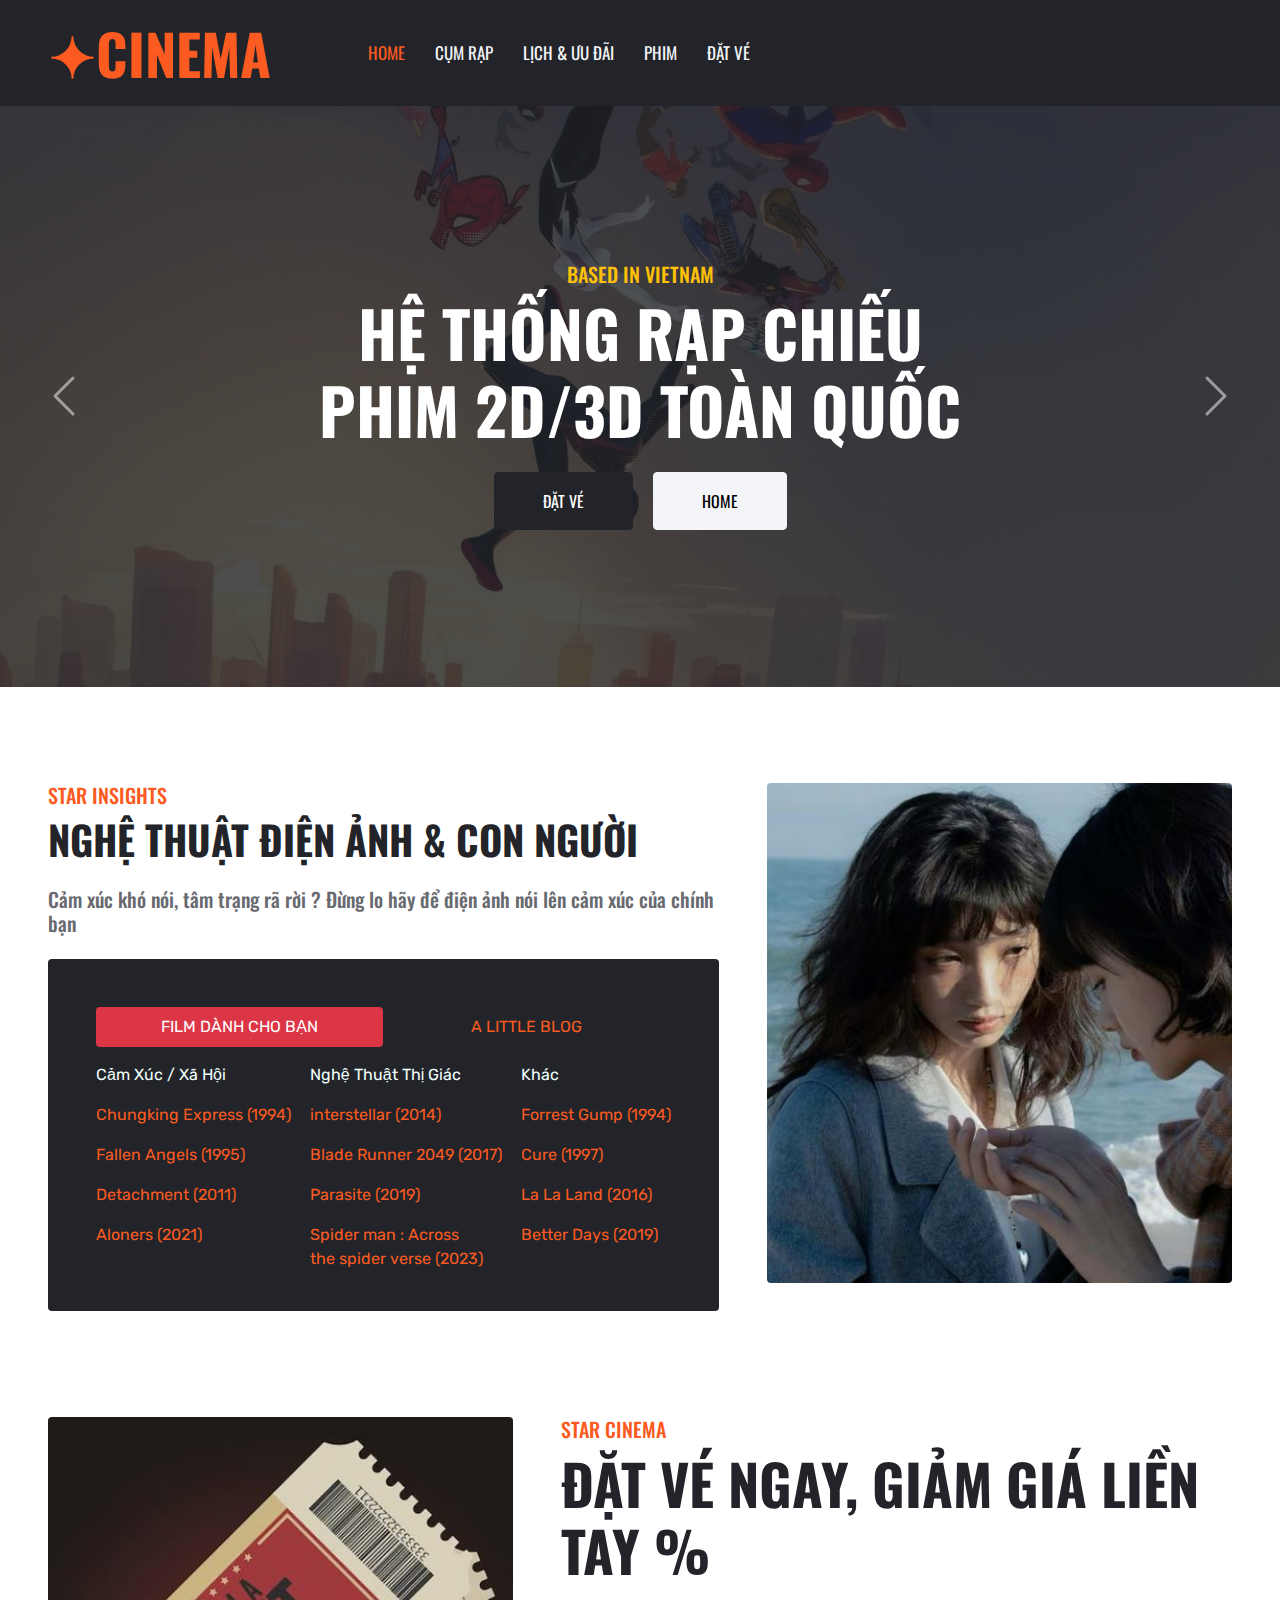
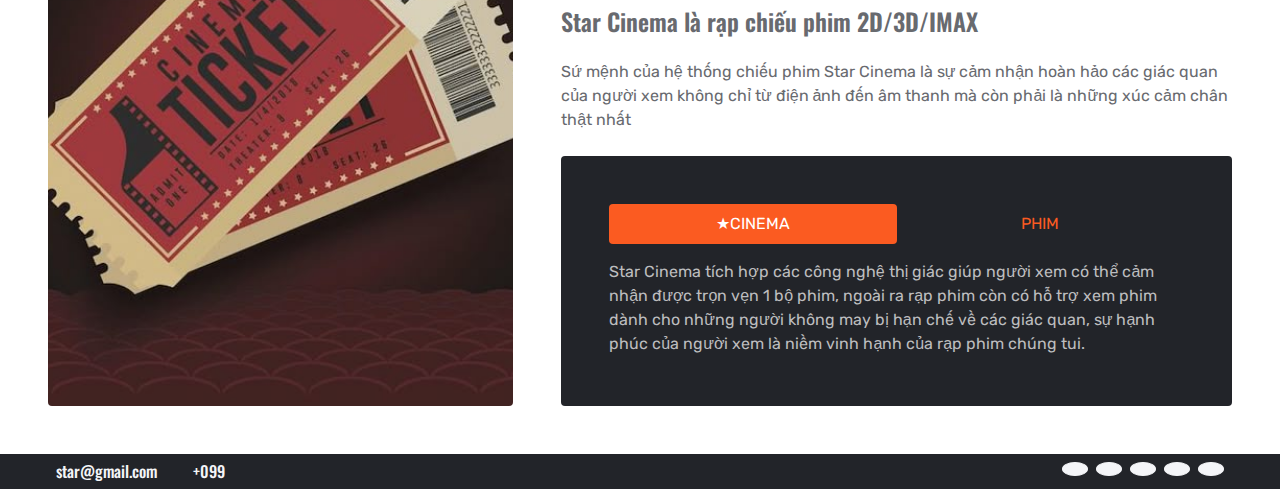
<file: html/index.html>
﻿<!DOCTYPE html>
<html>

<head>
    <meta charset="utf-8">
    <title>Star Cinema : Rạp chiếu phim giá rẻ, ưu đãi sinh viên - Đặt vé ngay!</title>
    <meta name="description"
        content="Khám phá ngay rạp chiếu phim hiện đại đa dạng các suất chiếu cùng giá vé rẻ phù hợp với túi tiền học sinh sinh viên với nhiều ưu đãi. Đặt vé ngay hôm nay!">
    <meta name="viewport" content="width=device-width, initial-scale=1.0">
    <meta name="keywords" content="phim, film, 2D, 3D, điện ảnh, rạp, film blog, gợi ý phim, rạp phim giá rẻ" />
    <meta name="robots" content="index, follow" />
    <meta name="author" content="Lực Vũ">

    <!-- Meta dành cho mạng xã hội -->
    <meta property="og:type" content="website">
    <meta property="og:title" content="Star Cinema - Rạp Chiếu Phim 2D/3D Giá Rẻ">
    <meta property="og:description"
        content="Khám phá ngay rạp chiếu phim hiện đại đa dạng các suất chiếu cùng giá vé rẻ phù hợp với túi tiền học sinh sinh viên với nhiều ưu đãi. Đặt vé ngay hôm nay!">
    <meta property="og:image" content="/img/icon1.jpg">
    <meta property="og:url" content="https://www.starcinema.com.vn">
    <link rel="canonical" href="https://www.starcinema.com.vn/index">
    <link rel="shortcut icon" type="image/x-icon" href="img/icon1.jpg" />

    <!-- Google Web Fonts -->
    <link rel="preconnect" href="https://fonts.gstatic.com">
    <link href="https://fonts.googleapis.com/css2?family=Oswald:wght@400;500;600;700&family=Rubik&display=swap"
        rel="stylesheet">

    <!-- Icon Font -->
    <link href="https://cdn.jsdelivr.net/npm/bootstrap-icons@1.4.1/font/bootstrap-icons.css" rel="stylesheet">
    <link href="/lib/flaticon/font/flaticon.css" rel="stylesheet">

    <!-- Thư viện -->
    <link href="/lib/owlcarousel/assets/owl.carousel.min.css" rel="stylesheet">
    <link href="/css/bootstrap.min.css" rel="stylesheet">

    <link href="/css/style.css" rel="stylesheet">
</head>

<body>
    <!-- Menu -->
    <div class="container-fluid bg-dark px-0">
        <div class="row gx-0">
            <div class="col-lg-3 bg-dark d-none d-lg-block">
                <a href="index.html"
                    class="navbar-brand w-100 h-100 m-0 p-0 d-flex align-items-center justify-content-center">
                    <h1 class="m-0 display-4 text-primary text-uppercase">✦Cinema</h1>
                </a>
            </div>
            <div class="col-lg-9">
                <nav class="navbar navbar-expand-lg bg-dark navbar-dark p-3 p-lg-0 px-lg-5">
                    <a href="index.html" class="navbar-brand d-block d-lg-none">
                        <h1 class="m-0 display-4 text-primary text-uppercase">✦Cinema</h1>
                    </a>
                    <button type="button" class="navbar-toggler" data-bs-toggle="collapse"
                        data-bs-target="#navbarCollapse">
                        <span class="navbar-toggler-icon"></span>
                    </button>
                    <div class="collapse navbar-collapse justify-content-between" id="navbarCollapse">
                        <div class="navbar-nav mr-auto py-0">
                            <a href="index.html" class="nav-item nav-link active">Home</a>
                            <a href="rap.html" class="nav-item nav-link">Cụm Rạp</a>
                            <a href="lich.html" class="nav-item nav-link">Lịch & Ưu đãi</a>
                            <a href="phim.html" class="nav-item nav-link">Phim</a>
                            <a href="datve.html" class="nav-item nav-link">Đặt Vé</a>
                        </div>
                    </div>
                </nav>
            </div>
        </div>
    </div>
    <!-- Menu -->
    <!-- Carousel -->
    <div class="container-fluid p-0 mb-5">
        <div id="header-carousel" class="carousel slide" data-bs-ride="carousel">
            <div class="carousel-inner">
                <div class="carousel-item active">
                    <img class="w-100" style="max-height: 650px; object-fit: cover" src="/img/spd3.jpg"
                        alt="poster 1 của carousel : phim spider-man : into the spider-verse">
                    <div class="carousel-caption d-flex flex-column align-items-center justify-content-center">
                        <div class="p-3" style="max-width: 700px; max-height: 500px">
                            <h5 class="text-warning text-uppercase">Based in Vietnam</h5>
                            <h1 class="display-3 text-white text-uppercase mb-md-4">Hệ thống rạp chiếu phim 2D/3D toàn
                                quốc</h1>
                            <a href="datve.html" class="btn btn-dark py-md-3 px-md-5 me-3">Đặt vé</a>
                            <a href="index.html" class="btn btn-light py-md-3 px-md-5">Home</a>
                        </div>
                    </div>
                </div>
                <div class="carousel-item">
                    <img class="w-100" style="max-height: 650px; object-fit: cover" src="/img/better.jpg"
                        alt="poster 2 của carousel : phim better days" loading="lazy">
                    <div class="carousel-caption d-flex flex-column align-items-center justify-content-center">
                        <div class="p-3" style="max-width: 700px; max-height: 500px;">
                            <h5 class="text-warning text-uppercase">Based in Vietnam</h5>
                            <h1 class="display-4 lh-base text-white text-uppercase mb-md-4">Mãn nhãn với điện ảnh đến
                                hoàn hảo</h1>
                            <a href="rap.html" class="btn btn-dark py-md-3 px-md-5 me-3">Cụm Rạp</a>
                        </div>
                    </div>
                </div>
                <div class="carousel-item">
                    <img class="w-100" style="max-height: 650px; object-fit: cover" src="/img/bghome.jpg"
                        alt="poster 3 của carousel : phim lily chou" loading="lazy">
                    <div class="carousel-caption d-flex flex-column align-items-center justify-content-center">
                        <div class="p-3" style="max-width: 700px; max-height: 500px;">
                            <h5 class="text-uppercase text-warning">Bạn Nghèo , tôi cũng thế !</h5>
                            <h3 class="display-5 lh-base text-white text-uppercase mb-md-4">giảm 30% giá vé dành riêng
                                cho HSSV khi mua vé tại rạp !</h3>
                            <p>Nhớ đem theo thẻ chứng minh đang là học sinh, sinh viên để nhận ưu đãi giảm giá nhé, đồng
                                thời ưu đãi chỉ áp dụng những ngày trong tuần.</p>
                            <a href="rap.html" class="btn btn-dark py-md-3 px-md-5 me-3">Cụm Rạp</a>
                        </div>
                    </div>
                </div>

            </div>
            <button class="carousel-control-prev" type="button" data-bs-target="#header-carousel" data-bs-slide="prev">
                <span class="carousel-control-prev-icon" aria-hidden="true"></span>
                <span class="visually-hidden">Previous</span>
            </button>
            <button class="carousel-control-next" type="button" data-bs-target="#header-carousel" data-bs-slide="next">
                <span class="carousel-control-next-icon" aria-hidden="true"></span>
                <span class="visually-hidden">Next</span>
            </button>
        </div>
    </div>
    <!-- Carousel -->
    <!-- Intro 1 -->
    <div class="container-fluid p-5">
        <div class="row gx-5">
            <div class="col-lg-7">
                <div class="mb-4">
                    <h5 class="text-primary text-uppercase">Star Insights</h5>
                    <h1 class="display-6 text-uppercase mb-0">Nghệ Thuật Điện Ảnh & Con Người</h1>
                </div>
                <h5 class="text-body mb-4">Cảm xúc khó nói, tâm trạng rã rời ? Đừng lo hãy để điện ảnh nói lên cảm xúc
                    của chính bạn</h5>
                <div class="rounded bg-dark p-5" style="min-height: 350px; margin-bottom: 10px;">
                    <ul class="nav nav-pills justify-content-between mb-3">
                        <li class="nav-item w-50">
                            <a class="nav-link text-uppercase text-center w-100 active bg-danger" id="tab-phim"
                                href="#">Film dành cho bạn</a>
                        </li>
                        <li class="nav-item w-50">
                            <a class="nav-link text-uppercase text-center w-100" id="tab-blog" href="#">A Little
                                Blog</a>
                        </li>
                    </ul>
                    <div class="tab-content">

                        <!-- Nội dung tab Phim -->

                        <div class="tab-pane fade show active" id="content-phim" style="height: 200px;">
                            <div style="display: flex; justify-content: space-between"
                                aria-label="list phim cho bạn đọc">
                                <div>
                                    <p style="color : azure;">Cảm Xúc / Xã Hội</p>
                                    <p><a href="https://www.youtube.com/watch?v=kFYH8pb7AwI" target="_blank">Chungking
                                            Express (1994)</a></p>
                                    <p><a href="https://www.youtube.com/watch?v=TMtdwup-vfk&t=73s"
                                            target="_blank">Fallen Angels (1995)</a></p>
                                    <p><a href="https://www.youtube.com/watch?v=qjzV1t9SG-k&t=41s"
                                            target="_blank">Detachment (2011)</a></p>
                                    <p><a href="https://www.youtube.com/watch?v=yYbXAf5Fl5M&t=353s"
                                            target="_blank">Aloners (2021)</a></p>
                                </div>
                                <div>
                                    <p style="color : azure;">Nghệ Thuật Thị Giác</p>
                                    <p><a href="https://www.youtube.com/watch?v=rl4-SDcMPuE&t=92s"
                                            target="_blank">interstellar (2014)</a></p>
                                    <p><a href="https://www.youtube.com/watch?v=k6rUeBcUuAg" target="_blank">Blade
                                            Runner 2049 (2017)</a></p>
                                    <p><a href="https://www.youtube.com/watch?v=s4j2yDTQ3Ew" target="_blank">Parasite
                                            (2019)</a></p>
                                    <p><a href="https://www.youtube.com/watch?v=TUJDR2HDzQ8" target="_blank">Spider man
                                            : Across <br /> the spider verse (2023)</a></p>
                                </div>
                                <div>
                                    <p style="color : azure;">Khác</p>
                                    <p><a href="https://www.youtube.com/watch?v=JmYXHrGU08s" target="_blank">Forrest
                                            Gump (1994)</a></p>
                                    <p><a href="https://www.youtube.com/watch?v=If3AAg_tXy4" target="_blank">Cure
                                            (1997)</a></p>
                                    <p><a href="https://www.youtube.com/watch?v=-Bnn8dHJhRs" target="_blank">La La Land
                                            (2016)</a></p>
                                    <p><a href="https://www.youtube.com/watch?v=1cXXo4lmFC8&t=718s"
                                            target="_blank">Better Days (2019)</a></p>
                                </div>
                            </div>
                        </div>

                        <!-- Nội dung tab Blog -->

                        <div class="tab-pane fade" id="content-blog" aria-label="đôi mắt và điện ảnh"
                            style="height: 200px;">
                            <h4 style="color: white;">Góc nhìn điện ảnh</h4>
                            <p class="text-secondary mb-0">
                                Người ta thường nói rằng <i>"đôi mắt là cửa sổ của tâm hồn"</i> và chúng mình cho rằng
                                chắc hẳn vẻ đẹp của điện ảnh sẽ một trong những sự thỏa mãn cho "cửa sổ"
                                của chúng ta, không chỉ là trải nghiệm một cách sâu sắc mà có lẽ sau khi xem xong một bộ
                                phim, chúng ta sẽ thường suy nghĩ và nhìn nhận rất nhiều
                                về những gì phim đã để lại như các khoảnh khắc nhân vật hay những màu sắc hay cảnh vật
                                trong phim và cụ thể là điều mà tác giả nhằm gửi đến mỗi người chúng ta thông qua màn
                                hình ấy.
                                Đó chúng tớ gọi là nghệ thuật điện ảnh
                            </p>
                            <p><a href="https://vietcetera.com/vn/5-bo-phim-de-ban-hieu-ve-thuong-than-hon"
                                    target="_blank" style="color: aliceblue;">Top 5 bộ phim giúp bạn "thương thân"
                                    hơn</a>
                            </p>
                        </div>
                    </div>
                    <script>
                        document.addEventListener('DOMContentLoaded', function () {
                            const tabPhim = document.getElementById('tab-phim');
                            const tabBlog = document.getElementById('tab-blog');
                            const contentPhim = document.getElementById('content-phim');
                            const contentBlog = document.getElementById('content-blog');

                            function switchTab(activeTab, activeContent, inactiveTab, inactiveContent) {
                                activeTab.classList.add('active', 'bg-danger');
                                activeContent.classList.add('show', 'active');
                                inactiveTab.classList.remove('active', 'bg-danger');
                                inactiveContent.classList.remove('show', 'active');
                            }

                            tabPhim.addEventListener('click', function (e) {
                                e.preventDefault();
                                switchTab(tabPhim, contentPhim, tabBlog, contentBlog);
                            });

                            tabBlog.addEventListener('click', function (e) {
                                e.preventDefault();
                                switchTab(tabBlog, contentBlog, tabPhim, contentPhim);
                            });
                        });
                    </script>
                </div>
            </div>
            <div class="col-lg-5 mb-5 mb-lg-0" style="max-height: 500px;">
                <div class="position-relative h-100">
                    <img alt="ảnh về phim nhéee" class="position-absolute w-100 h-100 rounded" src="/img/temp1.jpg"
                        title="a film poster" style="object-fit: cover;" loading="lazy">
                </div>
            </div>
        </div>
    </div>
    <!--Content 1-->

    <!-- Content 2 -->
    <div class="container-fluid p-5">
        <div class="row gx-5">
            <div class="col-lg-5 mb-5 mb-lg-0" style="min-height: 500px;">
                <div class="position-relative h-100">
                    <img alt="đặt vé ngay, giảm giá đấy !" class="position-absolute w-100 h-100 rounded"
                        src="/img/temp2.jpg" alt="hình ảnh ticket" title="ticket" style="object-fit: cover;"
                        loading="lazy">
                </div>
            </div>
            <div class="col-lg-7">
                <div class="mb-4">
                    <h5 class="text-primary text-uppercase">Star Cinema</h5>
                    <h1 class="display-4 text-uppercase mb-0">Đặt vé ngay, giảm giá liền tay %</h1>
                </div>
                <h4 class="text-body mb-4">Star Cinema là rạp chiếu phim 2D/3D/IMAX</h4>
                <p class="mb-4">Sứ mệnh của hệ thống chiếu phim Star Cinema là sự cảm nhận hoàn hảo các giác quan của
                    người xem không chỉ từ điện ảnh đến âm thanh mà còn phải là những xúc cảm chân thật nhất</p>
                <div class="rounded bg-dark p-5" style="min-height: 250px;">
                    <ul class="nav nav-pills justify-content-between mb-3">
                        <li class="nav-item w-50">
                            <a class="nav-link text-uppercase text-center w-100 active" href="index.html">★Cinema</a>
                        </li>
                        <li class="nav-item w-50">
                            <a class="nav-link text-uppercase text-center w-100" href="phim.html">Phim</a>
                        </li>
                    </ul>
                    <div class="tab-content">
                        <div class="tab-pane fade show active">
                            <p class="text-secondary mb-0">Star Cinema tích hợp các công nghệ thị giác giúp người xem có
                                thể cảm nhận được trọn vẹn 1 bộ phim, ngoài ra rạp phim còn có hỗ trợ xem phim dành cho
                                những người không may bị hạn chế về các giác quan, sự hạnh phúc của người xem là niềm
                                vinh hạnh của rạp phim chúng tui.</p>
                        </div>
                    </div>
                </div>
            </div>
        </div>
    </div>
    <!-- Content 2 -->
    <!-- Footer -->
    <div class="col-lg-12">
        <div class="row gx-0 bg-dark d-none d-lg-flex">
            <div class="col-lg-7 px-5 text-start">
                <div class="h-100 d-inline-flex align-items-center py-2 me-4">
                    <i class="fa fa-envelope text-light me-2"></i>
                    <h6 class="mb-0 text-light">star@gmail.com</h6>
                </div>
                <div class="h-100 d-inline-flex align-items-center py-2">
                    <i class="fa fa-phone-alt text-light me-2"></i>
                    <h6 class="mb-0 text-light">+099</h6>
                </div>
            </div>
            <div class="col-lg-5 px-5 text-end">
                <div class="d-inline-flex align-items-center py-2">
                    <a class="btn btn-light btn-square rounded-circle me-2" href="">
                        <i class="fab fa-facebook-f"></i>
                    </a>
                    <a class="btn btn-light btn-square rounded-circle me-2" href="">
                        <i class="fab fa-twitter"></i>
                    </a>
                    <a class="btn btn-light btn-square rounded-circle me-2" href="">
                        <i class="fab fa-linkedin-in"></i>
                    </a>
                    <a class="btn btn-light btn-square rounded-circle me-2" href="">
                        <i class="fab fa-instagram"></i>
                    </a>
                    <a class="btn btn-light btn-square rounded-circle me-2" href="">
                        <i class="fab fa-youtube"></i>
                    </a>
                </div>
            </div>
        </div>
    </div>
</body>

<script type="application/ld+json">
{
  "@context": "https://schema.org",
  "@type": "LocalBusiness",
  "name": "Star Cinema",
  "image": "/img/spd3.jpg",
  "address": {
    "streetAddress": "Landmark 81, Quận Bình Thạnh, TPHCM",
    "addressLocality": "Thành phố Hồ Chí Minh",
    "addressRegion": "Việt Nam",
    "postalCode": "75000",
    "addressCountry": "VN"
  },
  "telephone": "+099",
  "openingHours": "Mo-Fr 07:00-24:00"
  "url": "https://www.starcinema.com.vn",
  "sameAs": [
    "https://www.facebook.com/starcinema",
    "https://twitter.com/starcinema"
  ]
}
</script>
</div>
<script src="https://code.jquery.com/jquery-3.4.1.min.js"></script>
<script src="https://cdn.jsdelivr.net/npm/bootstrap@5.0.0/dist/js/bootstrap.bundle.min.js"></script>
<script src="/lib/easing/easing.min.js"></script>
<script src="/lib/waypoints/waypoints.min.js"></script>
<script src="/lib/counterup/counterup.min.js"></script>
<script src="/lib/owlcarousel/owl.carousel.min.js"></script>
<!-- file JS -->
<script src="/js/main.js"></script>
</body>

</html>
</file>
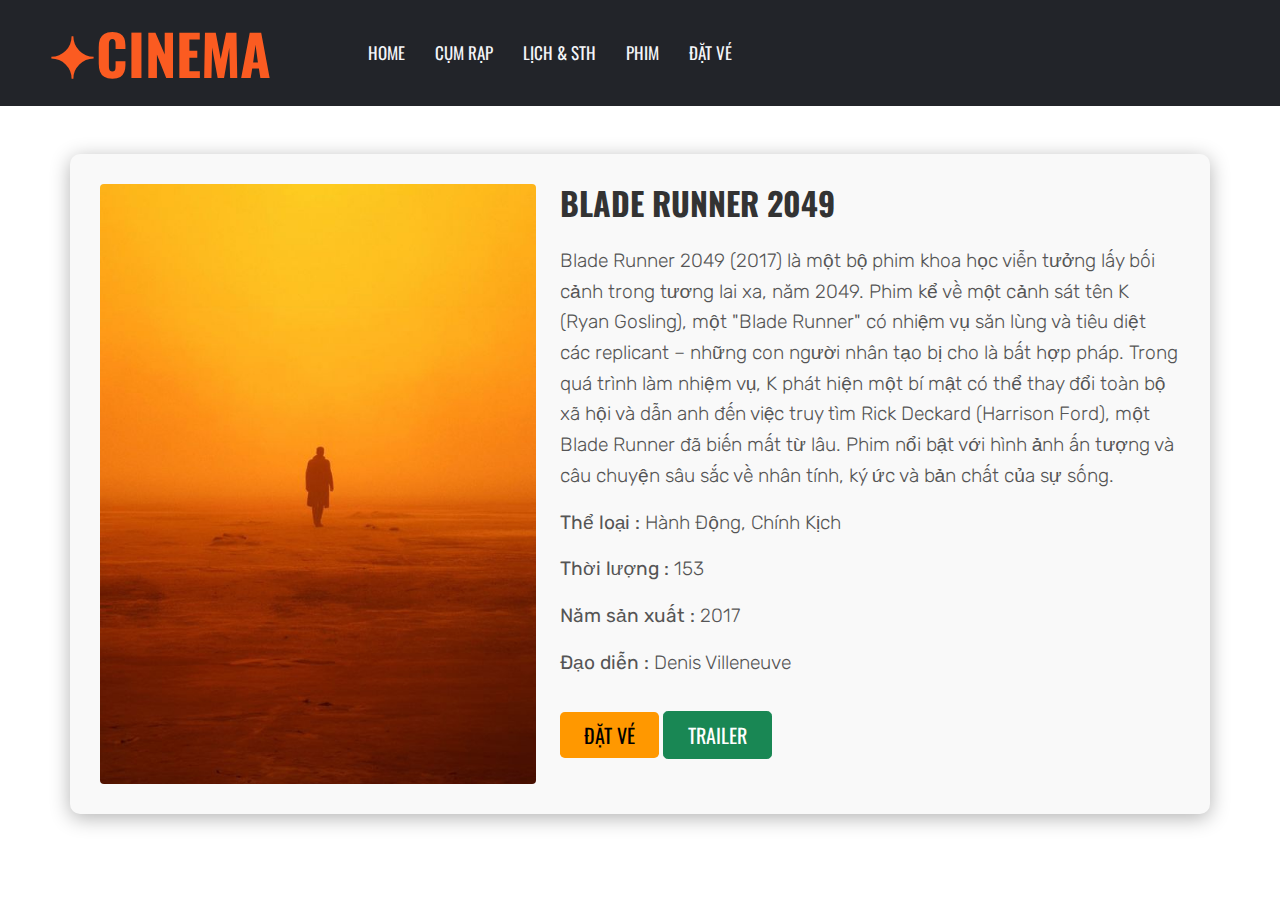
<file: html/ctphim1.html>
﻿<!DOCTYPE html>
<html lang="vn">

<head>
    <title>Blade Runner 2049 - Phim khoa học viễn tưởng kinh điển</title>
    <meta name="description"
        content="Khám phá thế giới tương lai đầy ám ảnh trong Blade Runner 2049. Bộ phim hành động khoa học viễn tưởng này sẽ đưa bạn vào một cuộc hành trình đầy kịch tính và những câu hỏi về bản chất con người." />
    <meta name="keywords"
        content="Blade Runner 2049, phim khoa học viễn tưởng, phim hành động, Ryan Gosling, Harrison Ford, android, replicant, tương lai" />
    <meta name="viewport" content="width=device-width, initial-scale=1" />
    <meta name="robots" content="index, follow" />
    <meta name="author" content="Lực Vũ" />

    <!--Meta dành cho mạng xã hội-->
    <meta property="og:title" content="Blade Runner 2049" />
    <meta property="og:description"
        content="Khám phá thế giới tương lai đầy ám ảnh trong Blade Runner 2049. Bộ phim hành động khoa học viễn tưởng này sẽ đưa bạn vào một cuộc hành trình đầy kịch tính và những câu hỏi về bản chất con người." />
    <meta property="og:image" content="/img/br1.jpg" />
    <meta property="og:url" content="https://www.starcinema.com.vn/ctphim1" />
    <link rel="canonical" href="https://www.starcinema.com.vn/ctphim1" />
    <link rel="shortcut icon" href="/img/icon1.jpg" />
    <meta charset="UTF-8">

    <!-- Google fonts -->
    <link rel="preconnect" href="https://fonts.gstatic.com">
    <link href="https://fonts.googleapis.com/css2?family=Oswald:wght@400;500;600;700&family=Rubik&display=swap"
        rel="stylesheet">

    <!-- Thư viện fonts -->
    <link href="https://cdn.jsdelivr.net/npm/bootstrap-icons@1.4.1/font/bootstrap-icons.css" rel="stylesheet">
    <link href="/lib/flaticon/font/flaticon.css" rel="stylesheet">

    <!-- Thư viện -->
    <link href="/lib/owlcarousel/assets/owl.carousel.min.css" rel="stylesheet">
    <link href="/css/bootstrap.min.css" rel="stylesheet">

    <!-- file CSS -->
    <link href="/css/style.css" rel="stylesheet">
</head>

<body>
    <!-- Header Start -->
    <div class="container-fluid bg-dark px-0">
        <div class="row gx-0">
            <div class="col-lg-3 bg-dark d-none d-lg-block">
                <a href="index.html"
                    class="navbar-brand w-100 h-100 m-0 p-0 d-flex align-items-center justify-content-center">
                    <h1 class="m-0 display-4 text-primary text-uppercase">✦Cinema</h1>
                </a>
            </div>
            <div class="col-lg-9">
                <nav class="navbar navbar-expand-lg bg-dark navbar-dark p-3 p-lg-0 px-lg-5">
                    <a href="index.html" class="navbar-brand d-block d-lg-none">
                        <h1 class="m-0 display-4 text-primary text-uppercase">✦Cinema</h1>
                    </a>
                    <button type="button" class="navbar-toggler" data-bs-toggle="collapse"
                        data-bs-target="#navbarCollapse">
                        <span class="navbar-toggler-icon"></span>
                    </button>
                    <div class="collapse navbar-collapse justify-content-between" id="navbarCollapse">
                        <div class="navbar-nav mr-auto py-0">
                            <a href="index.html" class="nav-item nav-link">Home</a>
                            <a href="rap.html" class="nav-item nav-link">Cụm Rạp</a>
                            <a href="lich.html" class="nav-item nav-link">Lịch & Sth</a>
                            <a href="phim.html" class="nav-item nav-link">Phim</a>
                            <a href="datve.html" class="nav-item nav-link">Đặt Vé</a>
                        </div>
                    </div>
                </nav>
            </div>
        </div>
    </div>
    <div class="container mt-5">
        <div class="row">
            <div class="col-md-5">
                <!-- Hình ảnh phim -->
                <img class="img-fluid rounded" src="/img/br1.jpg" alt="Blade Runner 2049"
                    title="Blade Runner 2049 poster" />
            </div>
            <div class="col-md-7">
                <!-- Tên phim -->
                <h2 class="text-uppercase mb-4">Blade Runner 2049</h2>

                <!-- Mô tả phim -->
                <p class="lead">Blade Runner 2049 (2017) là một bộ phim khoa học viễn tưởng lấy bối cảnh trong tương lai
                    xa, năm 2049. Phim kể về một cảnh sát tên K (Ryan Gosling), một "Blade Runner" có nhiệm vụ săn lùng
                    và tiêu diệt các replicant – những con người nhân tạo bị cho là bất hợp pháp. Trong quá trình làm
                    nhiệm vụ, K phát hiện một bí mật có thể thay đổi toàn bộ xã hội và dẫn anh đến việc truy tìm Rick
                    Deckard (Harrison Ford), một Blade Runner đã biến mất từ lâu. Phim nổi bật với hình ảnh ấn tượng và
                    câu chuyện sâu sắc về nhân tính, ký ức và bản chất của sự sống. </p>

                <!-- Mô tả phim -->
                <p class="lead"><strong>Thể loại : </strong>Hành Động, Chính Kịch</p>

                <!-- Thời lượng -->
                <p class="lead"><strong>Thời lượng : </strong>153</p>

                <!-- Năm sản xuất -->
                <p class="lead"><strong>Năm sản xuất : </strong> 2017</p>

                <!-- Tác giả -->
                <p class="lead"><strong>Đạo diễn : </strong>Denis Villeneuve</p>

                <!-- Nút đặt vé -->
                <a href="datve.html" class="btn btn-warning btn-lg px-4 mt-3">
                    Đặt Vé
                </a>

                <!-- Nút Trailer -->
                <a href="https://www.youtube.com/watch?v=gCcx85zbxz4" class="btn btn-success btn-lg px-4 mt-3"
                    target="_blank">
                    Trailer
                </a>

            </div>
        </div>
    </div>

    <!-- CSS Tùy chỉnh cho trang chi tiết phim -->
    <style>
        img {
            max-height: 600px;
            width: 500px;
            object-fit: cover;
        }

        .container {
            background-color: #f9f9f9;
            padding: 30px;
            border-radius: 10px;
            box-shadow: 0px 4px 20px rgba(0, 0, 0, 0.3);
        }

        h2 {
            color: #333;
        }

        .lead {
            font-size: 1.2rem;
            color: #555;
        }

        .btn-warning {
            background-color: #ff9800;
            border: none;
        }

        .btn-warning:hover {
            background-color: #e68900;
        }

        .btn-dark {
            background-color: #333;
        }

        .btn-dark:hover {
            background-color: #555;
        }

        p {
            line-height: 1.6;
        }

        h3 {
            margin-top: 30px;
            color: #444;
        }
    </style>
    <script src="https://code.jquery.com/jquery-3.4.1.min.js"></script>
    <script src="https://cdn.jsdelivr.net/npm/bootstrap@5.0.0/dist/js/bootstrap.bundle.min.js"></script>
    <script src="/lib/easing/easing.min.js"></script>
    <script src="/lib/waypoints/waypoints.min.js"></script>
    <script src="/lib/counterup/counterup.min.js"></script>
    <script src="/lib/owlcarousel/owl.carousel.min.js"></script>

    <!-- file JS -->
    <script src="/js/main.js"></script>
</body>

</html>
</file>
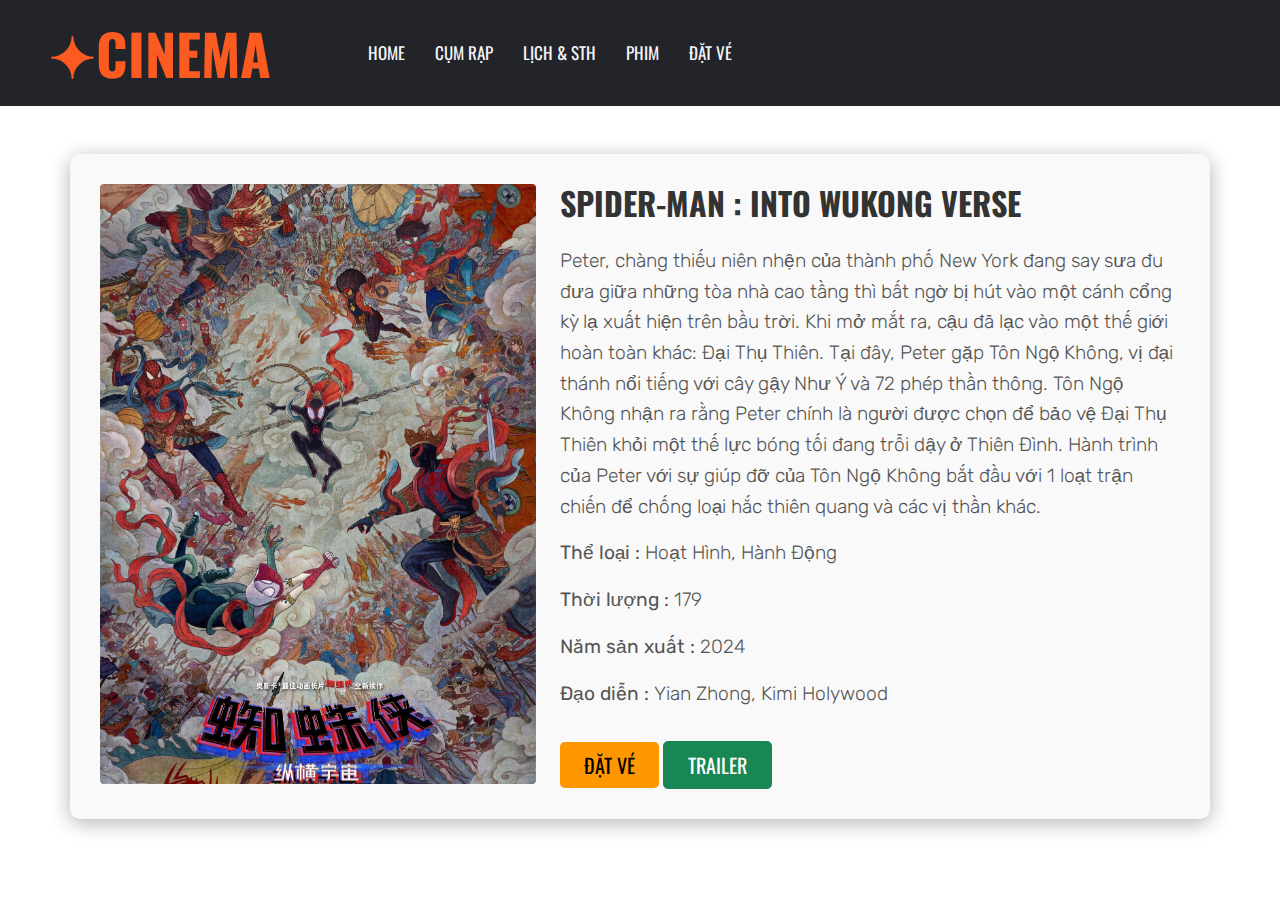
<file: html/ctphim3.html>
﻿<!DOCTYPE html>
<html>

<head>
    <title>Spider-Man: Into the Spider-Verse - Vũ trụ điên đảo của Marvel</title>
    <meta name="description"
        content="Join Miles Morales as he swings into the Spider-Verse, a mind-bending adventure filled with iconic Spider-Man characters from different dimensions. Experience stunning animation, witty humor, and heart-pounding action in this groundbreaking film." />
    <meta name="keywords"
        content="Spider-Man: Into the Spider-Verse, Spider-Man, Miles Morales, Spider-Verse, Marvel, superhero, animation, action, comedy" />
    <meta name="viewport" content="width=device-width, initial-scale=1" />
    <meta name="robots" content="index, follow" />
    <meta name="author" content="Lực Vũ" />

    <!--Meta dành cho mạng xã hội-->
    <meta property="og:title" content="Spider-Man: Into the Spider-Verse" />
    <meta property="og:description"
        content="Join Miles Morales as he swings into the Spider-Verse, a mind-bending adventure filled with iconic Spider-Man characters from different dimensions. Experience stunning animation, witty humor, and heart-pounding action in this groundbreaking film." />
    <meta property="og:image" content="/img/poster1.jpg" />
    <meta property="og:url" content="https://www.starcinema.com.vn/ctphim2" />
    <link rel="canonical" href="https://www.starcinema.com.vn/ctphim2" />
    <meta property="og:type" content="website" />
    <link rel="shortcut icon" href="/img/icon1.jpg" />
    <meta charset="UTF-8">

    <!-- Google fonts -->
    <link rel="preconnect" href="https://fonts.gstatic.com">
    <link href="https://fonts.googleapis.com/css2?family=Oswald:wght@400;500;600;700&family=Rubik&display=swap"
        rel="stylesheet">

    <!-- Thư viện fonts -->
    <link href="https://cdn.jsdelivr.net/npm/bootstrap-icons@1.4.1/font/bootstrap-icons.css" rel="stylesheet">
    <link href="/lib/flaticon/font/flaticon.css" rel="stylesheet">

    <!-- Thư viện -->
    <link href="/lib/owlcarousel/assets/owl.carousel.min.css" rel="stylesheet">
    <link href="/css/bootstrap.min.css" rel="stylesheet">

    <!-- file CSS -->
    <link href="/css/style.css" rel="stylesheet">
</head>

<body>
    <!-- Header Start -->
    <div class="container-fluid bg-dark px-0">
        <div class="row gx-0">
            <div class="col-lg-3 bg-dark d-none d-lg-block">
                <a href="index.html"
                    class="navbar-brand w-100 h-100 m-0 p-0 d-flex align-items-center justify-content-center">
                    <h1 class="m-0 display-4 text-primary text-uppercase">✦Cinema</h1>
                </a>
            </div>
            <div class="col-lg-9">
                <nav class="navbar navbar-expand-lg bg-dark navbar-dark p-3 p-lg-0 px-lg-5">
                    <a href="index.html" class="navbar-brand d-block d-lg-none">
                        <h1 class="m-0 display-4 text-primary text-uppercase">✦Cinema</h1>
                    </a>
                    <button type="button" class="navbar-toggler" data-bs-toggle="collapse"
                        data-bs-target="#navbarCollapse">
                        <span class="navbar-toggler-icon"></span>
                    </button>
                    <div class="collapse navbar-collapse justify-content-between" id="navbarCollapse">
                        <div class="navbar-nav mr-auto py-0">
                            <a href="index.html" class="nav-item nav-link">Home</a>
                            <a href="rap.html" class="nav-item nav-link">Cụm Rạp</a>
                            <a href="lich.html" class="nav-item nav-link">Lịch & Sth</a>
                            <a href="phim.html" class="nav-item nav-link">Phim</a>
                            <a href="datve.html" class="nav-item nav-link">Đặt Vé</a>
                        </div>
                    </div>
                </nav>
            </div>
        </div>
    </div>
    <div class="container mt-5">
        <div class="row">
            <div class="col-md-5">
                <!-- Hình ảnh phim -->
                <img class="img-fluid rounded" src="/img/spd.jpg" alt="Spider-man : into Wukong verse"
                    title="Spider-man : into Wukong verse poster" />
            </div>
            <div class="col-md-7">
                <!-- Tên phim -->
                <h2 class="text-uppercase mb-4">Spider-man : into Wukong verse</h2>

                <!-- Mô tả phim -->
                <p class="lead">Peter, chàng thiếu niên nhện của thành phố New York đang say sưa đu đưa giữa những tòa
                    nhà cao tầng thì bất ngờ bị hút vào một cánh cổng kỳ lạ xuất hiện trên bầu trời. Khi mở mắt ra, cậu
                    đã lạc vào một thế giới hoàn toàn khác: Đại Thụ Thiên. Tại đây, Peter gặp Tôn Ngộ Không, vị đại
                    thánh nổi tiếng với cây gậy Như Ý và 72 phép thần thông. Tôn Ngộ Không nhận ra rằng Peter chính là
                    người được chọn để bảo vệ Đại Thụ Thiên khỏi một thế lực bóng tối đang trỗi dậy ở Thiên Đình. Hành
                    trình của Peter với sự giúp đỡ của Tôn Ngộ Không bắt đầu với 1 loạt trận chiến để chống loại hắc
                    thiên quang và các vị thần khác. </p>

                <!-- Mô tả phim -->
                <p class="lead"><strong>Thể loại : </strong>Hoạt Hình, Hành Động</p>

                <!-- Thời lượng -->
                <p class="lead"><strong>Thời lượng : </strong>179</p>

                <!-- Năm sản xuất -->
                <p class="lead"><strong>Năm sản xuất : </strong> 2024</p>

                <!-- Tác giả -->
                <p class="lead"><strong>Đạo diễn : </strong>Yian Zhong, Kimi Holywood</p>

                <!-- Nút đặt vé -->
                <a href="datve.html" class="btn btn-warning btn-lg px-4 mt-3">
                    Đặt Vé
                </a>

                <!-- Nút Trailer -->
                <a href="https://www.youtube.com/watch?v=shW9i6k8cB0" class="btn btn-success btn-lg px-4 mt-3"
                    target="_blank">
                    Trailer
                </a>

            </div>
        </div>
    </div>

    <!-- CSS Tùy chỉnh cho trang chi tiết phim -->
    <style>
        img {
            max-height: 600px;
            width: 500px;
            object-fit: cover;
        }

        .container {
            background-color: #f9f9f9;
            padding: 30px;
            border-radius: 10px;
            box-shadow: 0px 4px 20px rgba(0, 0, 0, 0.3);
        }

        h2 {
            color: #333;
        }

        .lead {
            font-size: 1.2rem;
            color: #555;
        }

        .btn-warning {
            background-color: #ff9800;
            border: none;
        }

        .btn-warning:hover {
            background-color: #e68900;
        }

        .btn-dark {
            background-color: #333;
        }

        .btn-dark:hover {
            background-color: #555;
        }

        p {
            line-height: 1.6;
        }

        h3 {
            margin-top: 30px;
            color: #444;
        }
    </style>
    <script src="https://code.jquery.com/jquery-3.4.1.min.js"></script>
    <script src="https://cdn.jsdelivr.net/npm/bootstrap@5.0.0/dist/js/bootstrap.bundle.min.js"></script>
    <script src="/lib/easing/easing.min.js"></script>
    <script src="/lib/waypoints/waypoints.min.js"></script>
    <script src="/lib/counterup/counterup.min.js"></script>
    <script src="/lib/owlcarousel/owl.carousel.min.js"></script>

    <!-- file JS -->
    <script src="/js/main.js"></script>
</body>

</html>
</file>
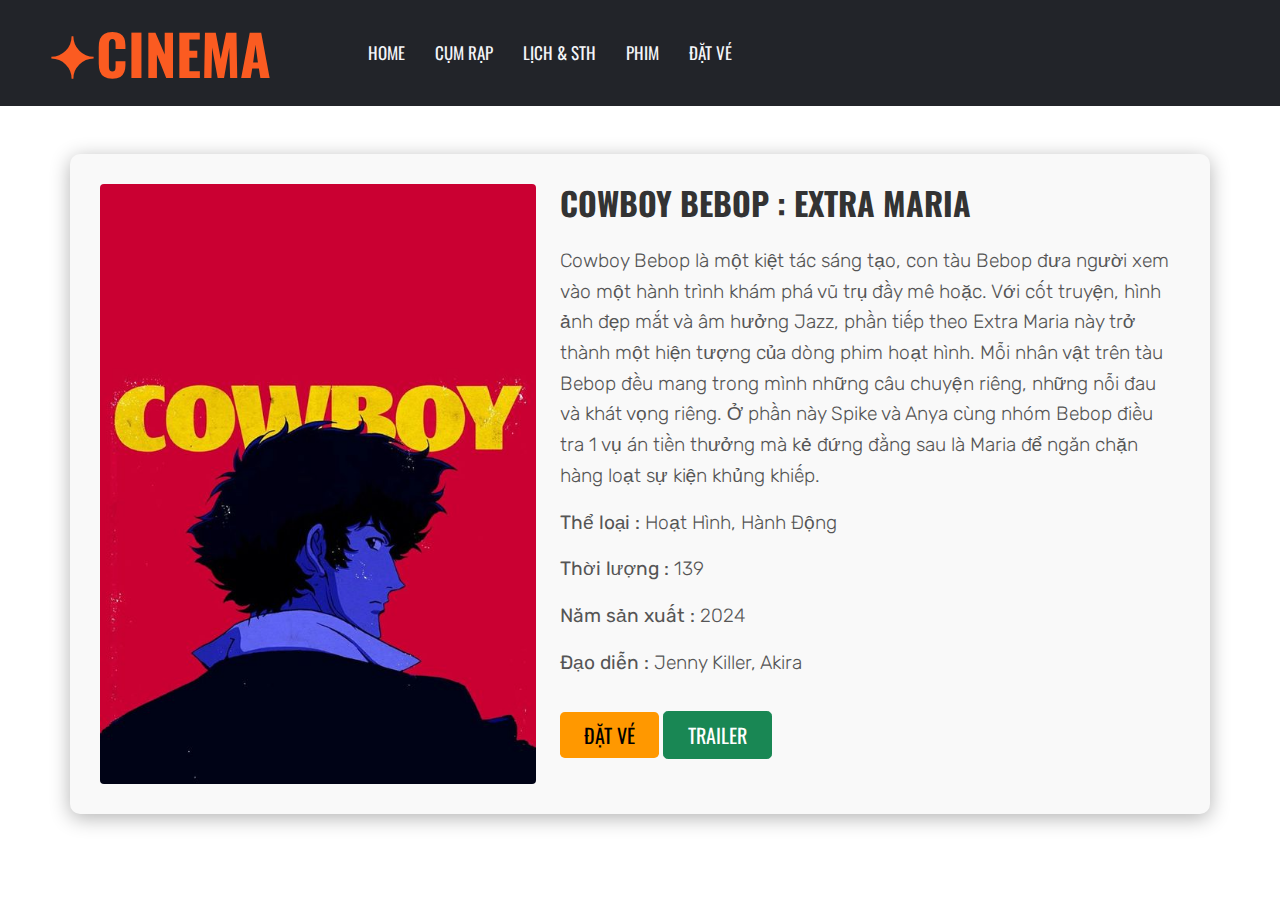
<file: html/ctphim4.html>
﻿<!DOCTYPE html>
<html>

<head>
    <title>Đánh giá Cowboy Bebop: Extra Maria - Phim hoạt hình kinh điển trở lại</title>
    <meta name="description"
        content="Khám phá những điểm mới lạ và hấp dẫn của phần phim đặc biệt này. #CowboyBebop #ExtraMaria #phimhoathinh #anime">
    <meta name="viewport" content="width=device-width, initial-scale=1.0">
    <meta name="keywords"
        content="Cowboy Bebop, Extra Maria, đánh giá phim, phim hoạt hình, anime, phim hay, phim mới, phim kinh điển">
    <meta name="robots" content="index, follow" />
    <meta name="author" content="Lực Vũ">
    <meta charset="utf-8">

    <meta property="og:type" content="article">
    <meta property="og:title" content="Đánh giá Cowboy Bebop: Extra Maria - Phim hoạt hình kinh điển trở lại">
    <meta property="og:description"
        content="Khám phá những điểm mới lạ và hấp dẫn của phần phim đặc biệt này. #CowboyBebop #Extra Maria #phimhoathinh #anime">
    <meta property="og:image" content="/img/cb.jpg">
    <meta property="og:url" content="https://www.starcinema.com.vn/ctphim4" />
    <link rel="canonical" href="https://www.starcinema.com.vn/ctphim4" />
    <meta property="og:type" content="website" />
    <link rel="shortcut icon" href="/img/icon1.jpg" />

    <!-- Google fonts -->
    <link rel="preconnect" href="https://fonts.gstatic.com">
    <link href="https://fonts.googleapis.com/css2?family=Oswald:wght@400;500;600;700&family=Rubik&display=swap"
        rel="stylesheet">

    <!-- Thư viện fonts -->
    <link href="https://cdn.jsdelivr.net/npm/bootstrap-icons@1.4.1/font/bootstrap-icons.css" rel="stylesheet">
    <link href="/lib/flaticon/font/flaticon.css" rel="stylesheet">

    <!-- Thư viện -->
    <link href="/lib/owlcarousel/assets/owl.carousel.min.css" rel="stylesheet">
    <link href="/css/bootstrap.min.css" rel="stylesheet">

    <!-- file CSS -->
    <link href="/css/style.css" rel="stylesheet">
</head>

<body>
    <!-- Header Start -->
    <div class="container-fluid bg-dark px-0">
        <div class="row gx-0">
            <div class="col-lg-3 bg-dark d-none d-lg-block">
                <a href="index.html"
                    class="navbar-brand w-100 h-100 m-0 p-0 d-flex align-items-center justify-content-center">
                    <h1 class="m-0 display-4 text-primary text-uppercase">✦Cinema</h1>
                </a>
            </div>
            <div class="col-lg-9">
                <nav class="navbar navbar-expand-lg bg-dark navbar-dark p-3 p-lg-0 px-lg-5">
                    <a href="index.html" class="navbar-brand d-block d-lg-none">
                        <h1 class="m-0 display-4 text-primary text-uppercase">✦Cinema</h1>
                    </a>
                    <button type="button" class="navbar-toggler" data-bs-toggle="collapse"
                        data-bs-target="#navbarCollapse">
                        <span class="navbar-toggler-icon"></span>
                    </button>
                    <div class="collapse navbar-collapse justify-content-between" id="navbarCollapse">
                        <div class="navbar-nav mr-auto py-0">
                            <a href="index.html" class="nav-item nav-link">Home</a>
                            <a href="rap.html" class="nav-item nav-link">Cụm Rạp</a>
                            <a href="lich.html" class="nav-item nav-link">Lịch & Sth</a>
                            <a href="phim.html" class="nav-item nav-link">Phim</a>
                            <a href="datve.html" class="nav-item nav-link">Đặt Vé</a>
                        </div>
                    </div>
                </nav>
            </div>
        </div>
    </div>
    <div class="container mt-5">
        <div class="row">
            <div class="col-md-5">
                <!-- Hình ảnh phim -->
                <img class="img-fluid rounded" src="/img/cb.jpg" alt="Cowboy Bebop : Extra Maria"
                    title="Cowboy Bebop : Extra Maria poster" />
            </div>
            <div class="col-md-7">
                <!-- Tên phim -->
                <h2 class="text-uppercase mb-4">Cowboy Bebop : Extra Maria</h2>

                <!-- Mô tả phim -->
                <p class="lead">Cowboy Bebop là một kiệt tác sáng tạo, con tàu Bebop đưa người xem vào một hành trình
                    khám phá vũ trụ đầy mê hoặc. Với cốt truyện, hình ảnh đẹp mắt và âm hưởng Jazz, phần tiếp theo Extra
                    Maria này trở thành một hiện tượng của dòng phim hoạt hình. Mỗi nhân vật trên tàu Bebop đều mang
                    trong mình những câu chuyện riêng, những nỗi đau và khát vọng riêng. Ở phần này Spike và Anya cùng
                    nhóm Bebop điều tra 1 vụ án tiền thưởng mà kẻ đứng đằng sau là Maria để ngăn chặn hàng loạt sự kiện
                    khủng khiếp.</p>

                <!-- Mô tả phim -->
                <p class="lead"><strong>Thể loại : </strong>Hoạt Hình, Hành Động</p>

                <!-- Thời lượng -->
                <p class="lead"><strong>Thời lượng : </strong>139</p>

                <!-- Năm sản xuất -->
                <p class="lead"><strong>Năm sản xuất : </strong> 2024</p>

                <!-- Tác giả -->
                <p class="lead"><strong>Đạo diễn : </strong>Jenny Killer, Akira </p>

                <!-- Nút đặt vé -->
                <a href="datve.html" class="btn btn-warning btn-lg px-4 mt-3">
                    Đặt Vé
                </a>

                <!-- Nút Trailer -->
                <a href="https://www.youtube.com/watch?v=AJKEXDKBVdk" class="btn btn-success btn-lg px-4 mt-3"
                    target="_blank">
                    Trailer
                </a>

            </div>
        </div>
    </div>

    <!-- CSS Tùy chỉnh cho trang chi tiết phim -->
    <style>
        img {
            max-height: 600px;
            width: 500px;
            object-fit: cover;
        }

        .container {
            background-color: #f9f9f9;
            padding: 30px;
            border-radius: 10px;
            box-shadow: 0px 4px 20px rgba(0, 0, 0, 0.3);
        }

        h2 {
            color: #333;
        }

        .lead {
            font-size: 1.2rem;
            color: #555;
        }

        .btn-warning {
            background-color: #ff9800;
            border: none;
        }

        .btn-warning:hover {
            background-color: #e68900;
        }

        .btn-dark {
            background-color: #333;
        }

        .btn-dark:hover {
            background-color: #555;
        }

        p {
            line-height: 1.6;
        }

        h3 {
            margin-top: 30px;
            color: #444;
        }
    </style>
    <script src="https://code.jquery.com/jquery-3.4.1.min.js"></script>
    <script src="https://cdn.jsdelivr.net/npm/bootstrap@5.0.0/dist/js/bootstrap.bundle.min.js"></script>
    <script src="/lib/easing/easing.min.js"></script>
    <script src="/lib/waypoints/waypoints.min.js"></script>
    <script src="/lib/counterup/counterup.min.js"></script>
    <script src="/lib/owlcarousel/owl.carousel.min.js"></script>

    <!-- file JS -->
    <script src="/js/main.js"></script>
</body>

</html>
</file>
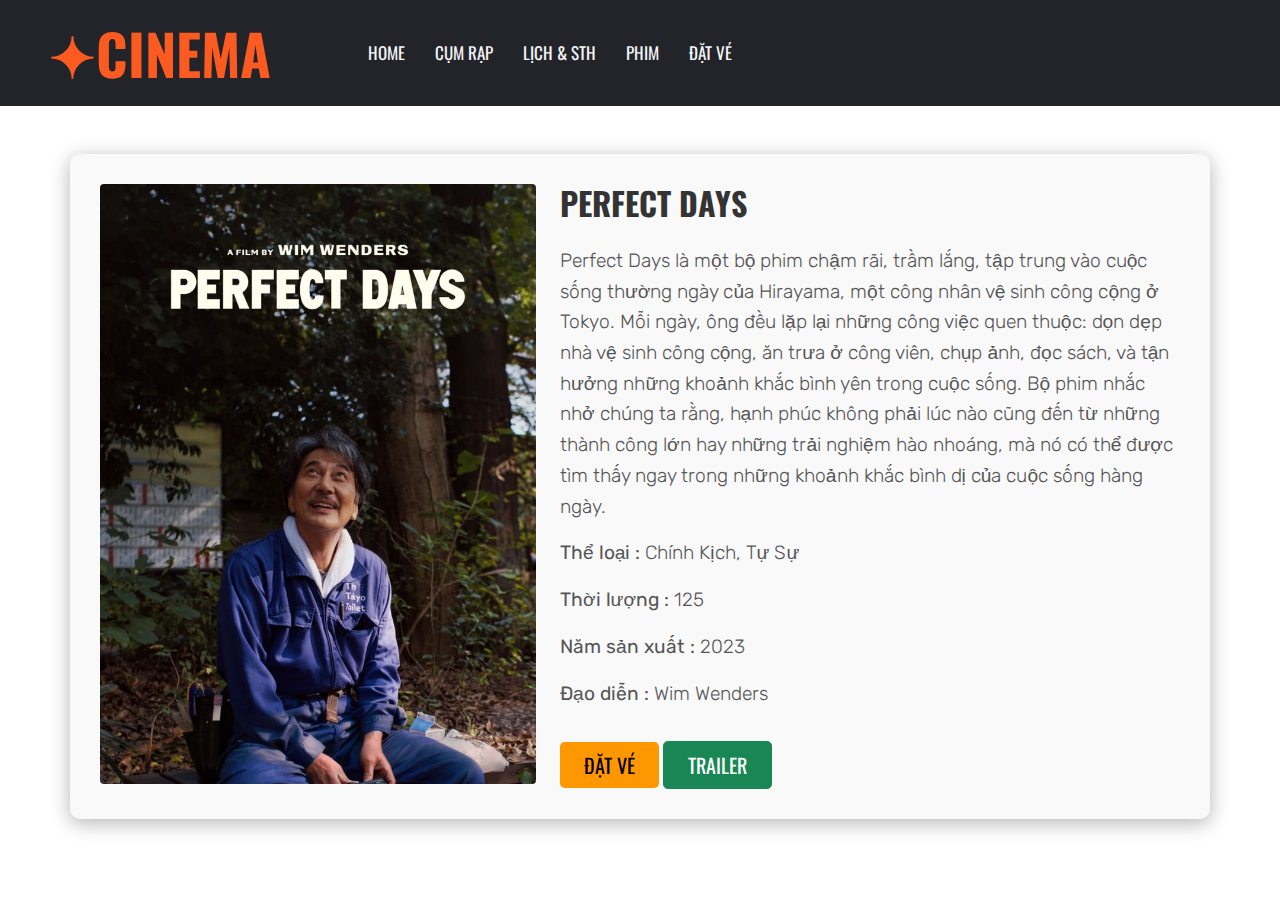
<file: html/ctphim5.html>
﻿<!DOCTYPE html>
<html>

<head>
    <title>Perfect Days: Một ngày bình yên giữa lòng Tokyo</title>
    <meta name="description"
        content="Perfect Days: Một bộ phim Nhật Bản nhẹ nhàng, sâu sắc, khám phá vẻ đẹp của cuộc sống thường nhật. #PerfectDays #phimNhật #phimhay #phimmoi">
    <meta name="viewport" content="width=device-width, initial-scale=1.0">
    <meta name="keywords"
        content="Perfect Days, phim Nhật, phim hay, phim mới, phim indie, phim nghệ thuật, Wim Wenders">
    <meta name="robots" content="index, follow" />
    <meta name="author" content="Lực Vũ">
    <meta charset="utf-8">

    <meta property="og:type" content="article">
    <meta property="og:title" content="Perfect Days: Một ngày bình yên giữa lòng Tokyo">
    <meta property="og:description"
        content="Perfect Days: Một bộ phim Nhật Bản nhẹ nhàng, sâu sắc, khám phá vẻ đẹp của cuộc sống thường nhật. #PerfectDays #phimNhật #phimhay #phimmoi">
    <meta property="og:image" content="/img/poster-perfect-days.jpg">
    <meta property="og:url" content="https://www.starcinema.com.vn/ctphim5" />
    <link rel="canonical" href="https://www.starcinema.com.vn/ctphim5" />
    <meta property="og:type" content="website" />
    <link rel="shortcut icon" href="/img/icon1.jpg" />

    <!-- Google fonts -->
    <link rel="preconnect" href="https://fonts.gstatic.com">
    <link href="https://fonts.googleapis.com/css2?family=Oswald:wght@400;500;600;700&family=Rubik&display=swap"
        rel="stylesheet">

    <!-- Thư viện fonts -->
    <link href="https://cdnjs.cloudflare.com/ajax/libs/font-awesome/5.15.0/css/all.min.css" rel="stylesheet">
    <link href="https://cdn.jsdelivr.net/npm/bootstrap-icons@1.4.1/font/bootstrap-icons.css" rel="stylesheet">
    <link href="/lib/flaticon/font/flaticon.css" rel="stylesheet">

    <!-- Thư viện -->
    <link href="/lib/owlcarousel/assets/owl.carousel.min.css" rel="stylesheet">
    <link href="/css/bootstrap.min.css" rel="stylesheet">

    <!-- file CSS -->
    <link href="/css/style.css" rel="stylesheet">
</head>

<body>
    <!-- Header Start -->
    <div class="container-fluid bg-dark px-0">
        <div class="row gx-0">
            <div class="col-lg-3 bg-dark d-none d-lg-block">
                <a href="index.html"
                    class="navbar-brand w-100 h-100 m-0 p-0 d-flex align-items-center justify-content-center">
                    <h1 class="m-0 display-4 text-primary text-uppercase">✦Cinema</h1>
                </a>
            </div>
            <div class="col-lg-9">
                <nav class="navbar navbar-expand-lg bg-dark navbar-dark p-3 p-lg-0 px-lg-5">
                    <a href="index.html" class="navbar-brand d-block d-lg-none">
                        <h1 class="m-0 display-4 text-primary text-uppercase">✦Cinema</h1>
                    </a>
                    <button type="button" class="navbar-toggler" data-bs-toggle="collapse"
                        data-bs-target="#navbarCollapse">
                        <span class="navbar-toggler-icon"></span>
                    </button>
                    <div class="collapse navbar-collapse justify-content-between" id="navbarCollapse">
                        <div class="navbar-nav mr-auto py-0">
                            <a href="index.html" class="nav-item nav-link">Home</a>
                            <a href="rap.html" class="nav-item nav-link">Cụm Rạp</a>
                            <a href="lich.html" class="nav-item nav-link">Lịch & Sth</a>
                            <a href="phim.html" class="nav-item nav-link">Phim</a>
                            <a href="datve.html" class="nav-item nav-link">Đặt Vé</a>
                        </div>
                    </div>
                </nav>
            </div>
        </div>
    </div>
    <div class="container mt-5">
        <div class="row">
            <div class="col-md-5">
                <!-- Hình ảnh phim -->
                <img class="img-fluid rounded" src="/img/pd.jpg" alt="Perfect Days" title="Perfect Days poster" />
            </div>
            <div class="col-md-7">
                <!-- Tên phim -->
                <h2 class="text-uppercase mb-4">Perfect Days</h2>

                <!-- Mô tả phim -->
                <p class="lead">Perfect Days là một bộ phim chậm rãi, trầm lắng, tập trung vào cuộc sống thường ngày của
                    Hirayama, một công nhân vệ sinh công cộng ở Tokyo. Mỗi ngày, ông đều lặp lại những công việc quen
                    thuộc: dọn dẹp nhà vệ sinh công cộng, ăn trưa ở công viên, chụp ảnh, đọc sách, và tận hưởng những
                    khoảnh khắc bình yên trong cuộc sống. Bộ phim nhắc nhở chúng ta rằng, hạnh phúc không phải lúc nào
                    cũng đến từ những thành công lớn hay những trải nghiệm hào nhoáng, mà nó có thể được tìm thấy ngay
                    trong những khoảnh khắc bình dị của cuộc sống hàng ngày.</p>

                <!-- Mô tả phim -->
                <p class="lead"><strong>Thể loại : </strong>Chính Kịch, Tự Sự</p>

                <!-- Thời lượng -->
                <p class="lead"><strong>Thời lượng : </strong>125</p>

                <!-- Năm sản xuất -->
                <p class="lead"><strong>Năm sản xuất : </strong> 2023</p>

                <!-- Tác giả -->
                <p class="lead"><strong>Đạo diễn : </strong>Wim Wenders</p>

                <!-- Nút đặt vé -->
                <a href="datve.html" class="btn btn-warning btn-lg px-4 mt-3">
                    Đặt Vé
                </a>

                <!-- Nút Trailer -->
                <a href="https://www.youtube.com/watch?v=QzZBbX5A1FA" class="btn btn-success btn-lg px-4 mt-3"
                    target="_blank">
                    Trailer
                </a>

            </div>
        </div>
    </div>

    <!-- CSS Tùy chỉnh cho trang chi tiết phim -->
    <style>
        img {
            max-height: 600px;
            width: 500px;
            object-fit: cover;
        }

        .container {
            background-color: #f9f9f9;
            padding: 30px;
            border-radius: 10px;
            box-shadow: 0px 4px 20px rgba(0, 0, 0, 0.3);
        }

        h2 {
            color: #333;
        }

        .lead {
            font-size: 1.2rem;
            color: #555;
        }

        .btn-warning {
            background-color: #ff9800;
            border: none;
        }

        .btn-warning:hover {
            background-color: #e68900;
        }

        .btn-dark {
            background-color: #333;
        }

        .btn-dark:hover {
            background-color: #555;
        }

        p {
            line-height: 1.6;
        }

        h3 {
            margin-top: 30px;
            color: #444;
        }
    </style>
    <script src="https://code.jquery.com/jquery-3.4.1.min.js"></script>
    <script src="https://cdn.jsdelivr.net/npm/bootstrap@5.0.0/dist/js/bootstrap.bundle.min.js"></script>
    <script src="/lib/easing/easing.min.js"></script>
    <script src="/lib/waypoints/waypoints.min.js"></script>
    <script src="/lib/counterup/counterup.min.js"></script>
    <script src="/lib/owlcarousel/owl.carousel.min.js"></script>

    <!-- file JS -->
    <script src="/js/main.js"></script>
</body>

</html>
</file>
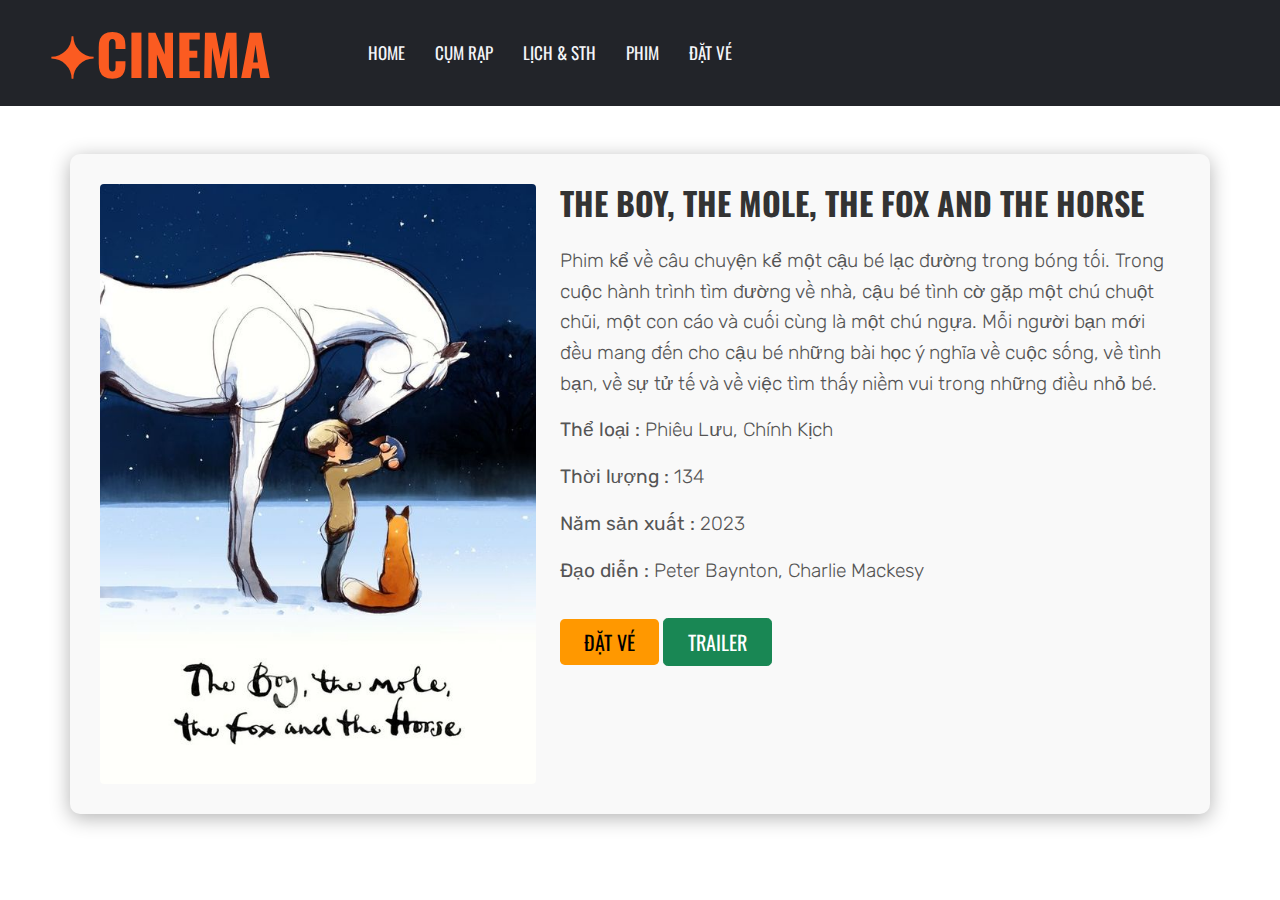
<file: html/ctphim6.html>
﻿<!DOCTYPE html>
<html>

<head>
    <title>The Boy, the Mole, the Fox and the Horse: Cuộc hành trình đầy ý nghĩa | [Tên website của bạn]</title>
    <meta name="description"
        content="The Boy, the Mole, the Fox and the Horse: Một bộ phim hoạt hình cảm động, truyền tải thông điệp về tình yêu, hy vọng và sự đồng cảm. #TheBoyTheMoleTheFoxTheHorse #phimhoathinh #phimhay #phimmoi">
    <meta name="viewport" content="width=device-width, initial-scale=1.0">
    <meta name="keywords"
        content="The Boy, the Mole, the Fox and the Horse, phim hoạt hình, phim hay, phim mới, phim cảm động, phim ý nghĩa">
    <meta name="robots" content="index, follow" />
    <meta name="author" content="Lực Vũ">
    <meta charset="utf-8">

    <meta property="og:type" content="article">
    <meta property="og:title" content="The Boy, the Mole, the Fox and the Horse: Cuộc hành trình đầy ý nghĩa">
    <meta property="og:description"
        content="The Boy, the Mole, the Fox and the Horse: Một bộ phim hoạt hình cảm động, truyền tải thông điệp về tình yêu, hy vọng và sự đồng cảm. #TheBoyTheMoleTheFoxTheHorse #phimhoathinh #phimhay #phimmoi">
    <meta property="og:image" content="/img/theboy.jpg">

    <!-- Google fonts -->
    <link rel="preconnect" href="https://fonts.gstatic.com">
    <link href="https://fonts.googleapis.com/css2?family=Oswald:wght@400;500;600;700&family=Rubik&display=swap"
        rel="stylesheet">

    <!-- Thư viện fonts -->
    <link href="https://cdn.jsdelivr.net/npm/bootstrap-icons@1.4.1/font/bootstrap-icons.css" rel="stylesheet">
    <link href="/lib/flaticon/font/flaticon.css" rel="stylesheet">

    <!-- Thư viện -->
    <link href="/lib/owlcarousel/assets/owl.carousel.min.css" rel="stylesheet">
    <link href="/css/bootstrap.min.css" rel="stylesheet">

    <!-- file CSS -->
    <link href="/css/style.css" rel="stylesheet">
</head>

<body>
    <!-- Header Start -->
    <div class="container-fluid bg-dark px-0">
        <div class="row gx-0">
            <div class="col-lg-3 bg-dark d-none d-lg-block">
                <a href="index.html"
                    class="navbar-brand w-100 h-100 m-0 p-0 d-flex align-items-center justify-content-center">
                    <h1 class="m-0 display-4 text-primary text-uppercase">✦Cinema</h1>
                </a>
            </div>
            <div class="col-lg-9">
                <nav class="navbar navbar-expand-lg bg-dark navbar-dark p-3 p-lg-0 px-lg-5">
                    <a href="index.html" class="navbar-brand d-block d-lg-none">
                        <h1 class="m-0 display-4 text-primary text-uppercase">✦Cinema</h1>
                    </a>
                    <button type="button" class="navbar-toggler" data-bs-toggle="collapse"
                        data-bs-target="#navbarCollapse">
                        <span class="navbar-toggler-icon"></span>
                    </button>
                    <div class="collapse navbar-collapse justify-content-between" id="navbarCollapse">
                        <div class="navbar-nav mr-auto py-0">
                            <a href="index.html" class="nav-item nav-link">Home</a>
                            <a href="rap.html" class="nav-item nav-link">Cụm Rạp</a>
                            <a href="lich.html" class="nav-item nav-link">Lịch & Sth</a>
                            <a href="phim.html" class="nav-item nav-link">Phim</a>
                            <a href="datve.html" class="nav-item nav-link">Đặt Vé</a>
                        </div>
                    </div>
                </nav>
            </div>
        </div>
    </div>
    <div class="container mt-5">
        <div class="row">
            <div class="col-md-5">
                <!-- Hình ảnh phim -->
                <img class="img-fluid rounded" src="/img/theboy.jpg" alt="The boy, the mole, the fox and the horse"
                    title="The boy, the mole, the fox and the horse poster" />
            </div>
            <div class="col-md-7">
                <!-- Tên phim -->
                <h2 class="text-uppercase mb-4">The boy, the mole, the fox and the horse</h2>

                <!-- Mô tả phim -->
                <p class="lead">Phim kể về câu chuyện kể một cậu bé lạc đường trong bóng tối. Trong cuộc hành trình tìm
                    đường về nhà, cậu bé tình cờ gặp một chú chuột chũi, một con cáo và cuối cùng là một chú ngựa. Mỗi
                    người bạn mới đều mang đến cho cậu bé những bài học ý nghĩa về cuộc sống, về tình bạn, về sự tử tế
                    và về việc tìm thấy niềm vui trong những điều nhỏ bé.</p>

                <!-- Mô tả phim -->
                <p class="lead"><strong>Thể loại : </strong>Phiêu Lưu, Chính Kịch</p>

                <!-- Thời lượng -->
                <p class="lead"><strong>Thời lượng : </strong>134</p>

                <!-- Năm sản xuất -->
                <p class="lead"><strong>Năm sản xuất : </strong> 2023</p>

                <!-- Tác giả -->
                <p class="lead"><strong>Đạo diễn : </strong>Peter Baynton, Charlie Mackesy</p>

                <!-- Nút đặt vé -->
                <a href="datve.html" class="btn btn-warning btn-lg px-4 mt-3">
                    Đặt Vé
                </a>

                <!-- Nút Trailer -->
                <a href="https://www.youtube.com/watch?v=W3kujnd4nRk" class="btn btn-success btn-lg px-4 mt-3"
                    target="_blank">
                    Trailer
                </a>

            </div>
        </div>
    </div>

    <!-- CSS Tùy chỉnh cho trang chi tiết phim -->
    <style>
        img {
            max-height: 600px;
            width: 500px;
            object-fit: cover;
        }

        .container {
            background-color: #f9f9f9;
            padding: 30px;
            border-radius: 10px;
            box-shadow: 0px 4px 20px rgba(0, 0, 0, 0.3);
        }

        h2 {
            color: #333;
        }

        .lead {
            font-size: 1.2rem;
            color: #555;
        }

        .btn-warning {
            background-color: #ff9800;
            border: none;
        }

        .btn-warning:hover {
            background-color: #e68900;
        }

        .btn-dark {
            background-color: #333;
        }

        .btn-dark:hover {
            background-color: #555;
        }

        p {
            line-height: 1.6;
        }

        h3 {
            margin-top: 30px;
            color: #444;
        }
    </style>
    <script src="https://code.jquery.com/jquery-3.4.1.min.js"></script>
    <script src="https://cdn.jsdelivr.net/npm/bootstrap@5.0.0/dist/js/bootstrap.bundle.min.js"></script>
    <script src="/lib/easing/easing.min.js"></script>
    <script src="/lib/waypoints/waypoints.min.js"></script>
    <script src="/lib/counterup/counterup.min.js"></script>
    <script src="/lib/owlcarousel/owl.carousel.min.js"></script>

    <!-- file JS -->
    <script src="/js/main.js"></script>
</body>

</html>
</file>
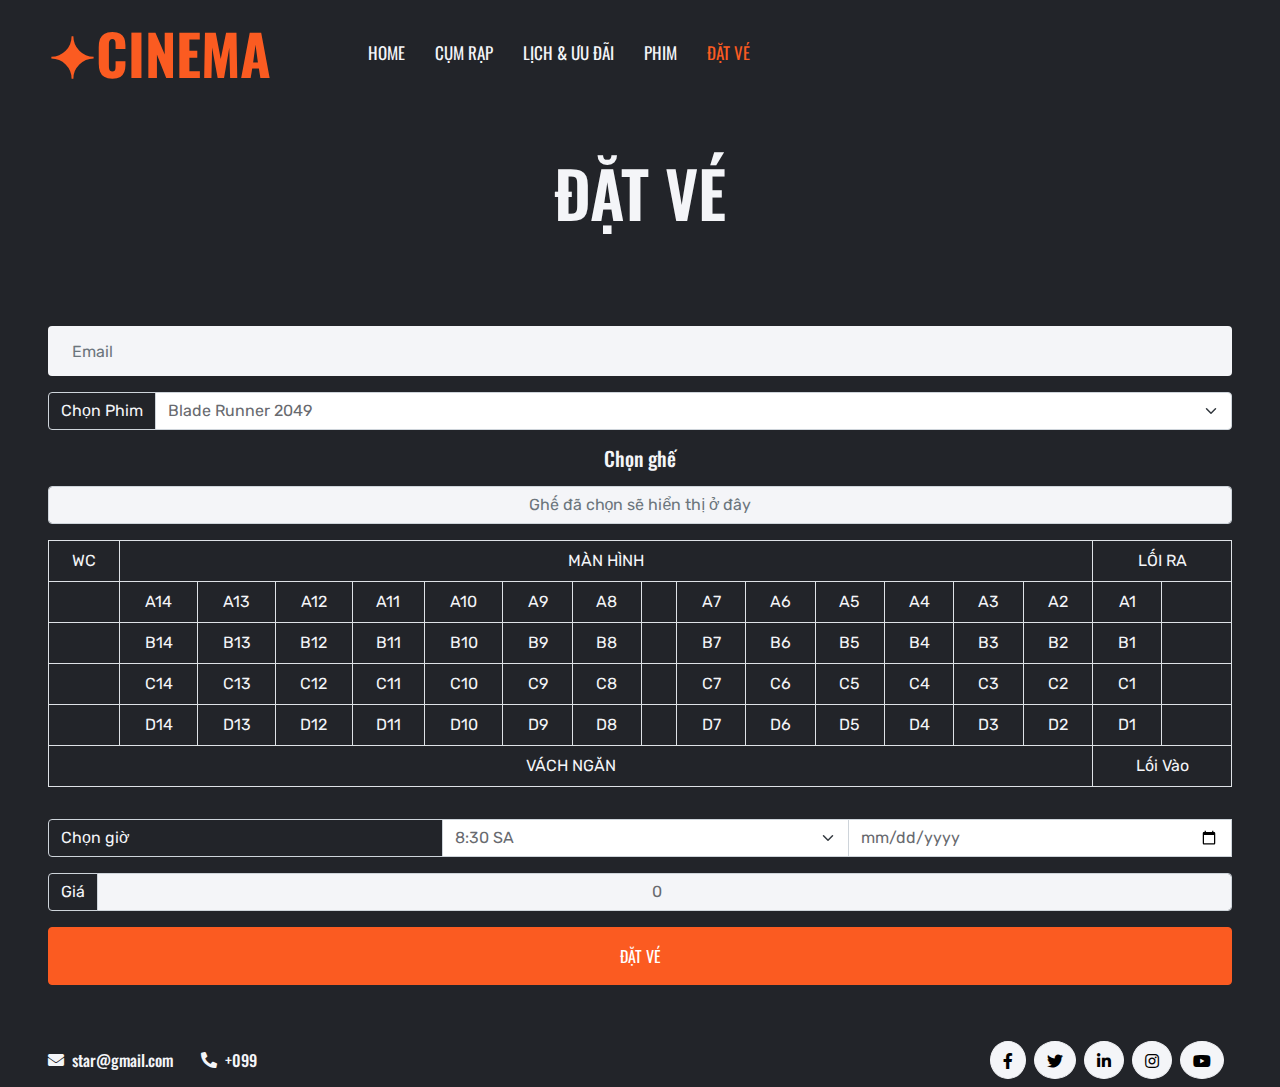
<file: html/datve.html>
﻿<!DOCTYPE html>
<html>

<head>
    <meta charset="utf-8">
    <meta name="viewport" content="width=device-width, initial-scale=1.0">
    <title>Đặt vé xem phim</title>
    <meta name="description"
        content="Đặt vé xem phim ngay hôm nay với mức giá ưu đãi đặc biệt cho học sinh, sinh viên và người có thu nhập thấp. Giảm giá lên đến 30%!">
    <meta name="keywords" content="đặt vé phim, vé xem phim, rạp phim, vé phim giá vé, ưu đãi học sinh sinh viên">
    <meta name="robots" content="index, follow">
    <title>Đặt Vé Xem Phim - Giảm Giá Đặc Biệt Dành Cho HSSV</title>
    <link rel="shortcut icon" type="image/x-icon" href="/img/icon1.jpg">

    <!-- Meta dành cho mạng xã hội -->
    <meta property="og:type" content="website">
    <meta property="og:title" content="Đặt vé xem phim ngay hôm nay với mức giá ưu đãi đặc biệt">
    <meta property="og:description"
        content="Đặt vé xem phim ngay hôm nay ưu đãi liền tay, HSSV giảm 30% giá vé, cùng hàng ngàn quà tặng hấp dẫn vào các ngày lễ">
    <meta property="og:image" content="/img/icon1.jpg">
    <meta property="og:url" content="https://www.starcinema.com.vn/datve">
    <link rel="canonical" href="https://www.starcinema.com.vn/datve">
    <link rel="shortcut icon" type="image/x-icon" href="/img/icon1.jpg" />
    <meta charset="utf-8">

    <!-- Google Fonts -->
    <link rel="preconnect" href="https://fonts.gstatic.com">
    <link href="https://fonts.googleapis.com/css2?family=Oswald:wght@400;500;600;700&family=Rubik&display=swap"
        rel="stylesheet">

    <!-- Thư viện fonts -->
    <link href="https://cdnjs.cloudflare.com/ajax/libs/font-awesome/5.15.0/css/all.min.css" rel="stylesheet">
    <link href="https://cdn.jsdelivr.net/npm/bootstrap-icons@1.4.1/font/bootstrap-icons.css" rel="stylesheet">
    <link href="/lib/flaticon/font/flaticon.css" rel="stylesheet">

    <!-- Thư viện -->
    <link href="/lib/owlcarousel/assets/owl.carousel.min.css" rel="stylesheet">
    <link href="/css/bootstrap.min.css" rel="stylesheet">

    <!-- file CSS -->
    <link href="/css/style.css" rel="stylesheet">

</head>

<body>
    <!-- Menu -->
    <div class="container-fluid bg-dark px-0">
        <div class="row gx-0">
            <div class="col-lg-3 bg-dark d-none d-lg-block">
                <a href="index.html"
                    class="navbar-brand w-100 h-100 m-0 p-0 d-flex align-items-center justify-content-center">
                    <h1 class="m-0 display-4 text-primary text-uppercase">✦Cinema</h1>
                </a>
            </div>
            <div class="col-lg-9">
                <nav class="navbar navbar-expand-lg bg-dark navbar-dark p-3 p-lg-0 px-lg-5">
                    <a href="index.html" class="navbar-brand d-block d-lg-none">
                        <h1 class="m-0 display-4 text-primary text-uppercase">✦Cinema</h1>
                    </a>
                    <button type="button" class="navbar-toggler" data-bs-toggle="collapse"
                        data-bs-target="#navbarCollapse">
                        <span class="navbar-toggler-icon"></span>
                    </button>
                    <div class="collapse navbar-collapse justify-content-between" id="navbarCollapse">
                        <div class="navbar-nav mr-auto py-0">
                            <a href="index.html" class="nav-item nav-link">Home</a>
                            <a href="rap.html" class="nav-item nav-link">Cụm Rạp</a>
                            <a href="lich.html" class="nav-item nav-link">Lịch & ưu đãi</a>
                            <a href="phim.html" class="nav-item nav-link">Phim</a>
                            <a href="datve.html" class="nav-item nav-link active">Đặt Vé</a>
                        </div>
                    </div>
                </nav>
            </div>
        </div>
    </div>
    <!-- Menu -->
    <div class="container-fluid p-5 bg-dark">
        <div class="text-center">
            <h4 class="display-3 text-uppercase text-light mb-0">Đặt vé</h4>
        </div>
    </div>
    <div class="row g-0">
        <div class="col-lg-12">
            <div class="bg-dark p-5">
                <form method="post">
                    <div class="row g-3">
                        <!-- Tên 
                        <div class="col-12">
                            <input type="text" class="form-control bg-light border-0 px-4" placeholder="Họ Tên" style="height: 50px;">
                        </div>
                        -->
                        <!-- SĐT -->
                        <div class="col-12">
                            <input type="text" name="email" class="form-control bg-light border-0 px-4"
                                placeholder="Email" style="height: 50px;">
                        </div>

                        <!-- Phim -->

                        <div class="col-12">
                            <div class="input-group">
                                <span class="input-group-text bg-dark text-light">Chọn Phim</span>
                                <select name="maphim" class="form-select" aria-label="Chọn Phim">
                                    <option value="1">Blade Runner 2049</option>
                                    <option value="2">Saigon in the mood of love</option>
                                    <option value="3">Spider-man : into wukong verse</option>
                                    <option value="4">Cowboy Bebop : Extra Maria</option>
                                    <option value="5">Perfect Days</option>
                                    <option value="6">The boy, the mole, the fox and the horse</option>
                                </select>
                            </div>
                        </div>

                        <!-- Chọn ghế -->

                        <div class="col-12 col-m">
                            <h5 class="text-center text-light mb-3">Chọn ghế</h5>

                            <!-- Ô input để hiển thị ghế được chọn -->
                            <input type="text" name="ghe" class="form-control text-center bg-light mb-3"
                                id="selectedSeat" placeholder="Ghế đã chọn sẽ hiển thị ở đây" readonly>

                            <!-- Bảng ghế -->
                            <div class="table-responsive">
                                <table class="table table-bordered text-center text-light" id="seatTable">
                                    <tr>
                                        <td colspan="1" style="cursor: not-allowed;" disabled>WC</td>
                                        <td colspan="14" style="cursor: not-allowed;">MÀN HÌNH</td>
                                        <td colspan="2" style="cursor: not-allowed;">LỐI RA</td>
                                    </tr>
                                    <!-- Dãy A -->
                                    <tr>
                                        <td></td>
                                        <td data-seat="A14">A14</td>
                                        <td data-seat="A13">A13</td>
                                        <td data-seat="A12">A12</td>
                                        <td data-seat="A11">A11</td>
                                        <td data-seat="A10">A10</td>
                                        <td data-seat="A9">A9</td>
                                        <td data-seat="A8">A8</td>
                                        <td style="border: none;"></td> <!-- Đường đi trống -->
                                        <td data-seat="A7">A7</td>
                                        <td data-seat="A6">A6</td>
                                        <td data-seat="A5">A5</td>
                                        <td data-seat="A4">A4</td>
                                        <td data-seat="A3">A3</td>
                                        <td data-seat="A2">A2</td>
                                        <td data-seat="A1">A1</td>
                                        <td></td>
                                    </tr>

                                    <!-- Dãy B -->
                                    <tr>
                                        <td></td>
                                        <td data-seat="B14">B14</td>
                                        <td data-seat="B13">B13</td>
                                        <td data-seat="B12">B12</td>
                                        <td data-seat="B11">B11</td>
                                        <td data-seat="B10">B10</td>
                                        <td data-seat="B9">B9</td>
                                        <td data-seat="B8">B8</td>
                                        <td style="border: none;"></td> <!-- Đường đi trống -->
                                        <td data-seat="B7">B7</td>
                                        <td data-seat="B6">B6</td>
                                        <td data-seat="B5">B5</td>
                                        <td data-seat="B4">B4</td>
                                        <td data-seat="B3">B3</td>
                                        <td data-seat="B2">B2</td>
                                        <td data-seat="B1">B1</td>
                                        <td></td>
                                    </tr>

                                    <!-- Dãy C -->
                                    <tr>
                                        <td></td>
                                        <td data-seat="C14">C14</td>
                                        <td data-seat="C13">C13</td>
                                        <td data-seat="C12">C12</td>
                                        <td data-seat="C11">C11</td>
                                        <td data-seat="C10">C10</td>
                                        <td data-seat="C9">C9</td>
                                        <td data-seat="C8">C8</td>
                                        <td style="border: none;"></td> <!-- Đường đi trống -->
                                        <td data-seat="C7">C7</td>
                                        <td data-seat="C6">C6</td>
                                        <td data-seat="C5">C5</td>
                                        <td data-seat="C4">C4</td>
                                        <td data-seat="C3">C3</td>
                                        <td data-seat="C2">C2</td>
                                        <td data-seat="C1">C1</td>
                                        <td></td>
                                    </tr>

                                    <!-- Dãy D -->
                                    <tr>
                                        <td></td>
                                        <td data-seat="D14">D14</td>
                                        <td data-seat="D13">D13</td>
                                        <td data-seat="D12">D12</td>
                                        <td data-seat="D11">D11</td>
                                        <td data-seat="D10">D10</td>
                                        <td data-seat="D9">D9</td>
                                        <td data-seat="D8">D8</td>
                                        <td style="border: none;"></td> <!-- Đường đi trống -->
                                        <td data-seat="D7">D7</td>
                                        <td data-seat="D6">D6</td>
                                        <td data-seat="D5">D5</td>
                                        <td data-seat="D4">D4</td>
                                        <td data-seat="D3">D3</td>
                                        <td data-seat="D2">D2</td>
                                        <td data-seat="D1">D1</td>
                                        <td></td>
                                    </tr>
                                    <tr>
                                        <td colspan="15" style="cursor: not-allowed;">VÁCH NGĂN</td>
                                        <td colspan="2" style="cursor: not-allowed;">Lối Vào</td>
                                    </tr>
                                </table>
                            </div>
                        </div>

                        <!-- Suất -->

                        <div class="col-12" style="flex-wrap: wrap; display: flex;">
                            <div class="input-group">
                                <span class="input-group-text bg-dark text-light col-4">Chọn giờ</span>
                                <select name="masuat" class="form-select col-2" aria-label="Chọn Suất Chiếu">
                                    <option value="1">8:30 SA</option>
                                    <option value="2">10:30 SA</option>
                                    <option value="3">12:30 SA</option>
                                    <option value="4">14:30 CH</option>
                                    <option value="5">16:30 CH</option>
                                    <option value="6">18:30 CH</option>
                                    <option value="7">20:30 CH</option>
                                    <option value="8">22:30 CH</option>
                                </select>
                                <input type="date" name="ngay" aria-label="Ngày" class="form-control col-3"
                                    placeholder="Ngày" id="ngay" min="yyyy-mm-dd">
                                <script>
                                    const today = new Date().toISOString().split('T')[0];
                                    document.getElementById("ngay").setAttribute("min", today);
                                </script>
                            </div>
                        </div>
                        <div class="col-12">
                            <div class="input-group">
                                <span class="input-group-text bg-dark text-light">Giá</span>
                                <input type="number" name="gia" class="form-control text-center bg-light" value="0"
                                    readonly>
                            </div>
                        </div>
                        <div class="col-12">
                            <button class="btn btn-primary w-100 py-3" type="submit">Đặt Vé</button>
                        </div>
                    </div>
                </form>
                <script>
                    const seats = document.querySelectorAll('#seatTable td');
                    const selectedSeatInput = document.getElementById('selectedSeat');
                    const priceInput = document.querySelector('.input-group input[type="number"]');
                    let selectedSeats = [];
                    const seatPrice = 49000;

                    // Thêm sự kiện click cho mỗi ô ghế
                    seats.forEach(seat => {
                        seat.addEventListener('click', () => {
                            const seatNumber = seat.getAttribute('data-seat');

                            // Kiểm tra ghế đã chọn chưa
                            if (seat.classList.contains('selected')) {
                                // Nếu đã chọn, bỏ chọn và xóa khỏi danh sách
                                seat.classList.remove('selected');
                                selectedSeats = selectedSeats.filter(s => s !== seatNumber);
                            } else {
                                // Nếu chưa chọn, thêm ghế vào danh sách
                                seat.classList.add('selected');
                                selectedSeats.push(seatNumber);
                            }

                            // Cập nhật ô input với danh sách ghế đã chọn
                            selectedSeatInput.value = selectedSeats.join(', ');

                            // Tính toán giá và cập nhật
                            const totalPrice = selectedSeats.length * seatPrice;
                            priceInput.value = totalPrice;
                        });
                    });
                </script>

                <style>
                    #seatTable td {
                        width: 40px;
                        height: 40px;
                        text-align: center;
                        cursor: pointer;
                    }

                    /* Đường đi trống */
                    #seatTable td[style="border: none;"] {
                        width: 20px;
                        background-color: transparent;
                    }

                    /* Khoảng cách giữa các hàng */
                    #seatTable tr {
                        margin-bottom: 10px;
                    }

                    .selected {
                        color: yellow;
                    }
                </style>
            </div>
        </div>
    </div>
    <!-- Form -->
    <!-- Footer -->
    <div class="col-lg-12">
        <div class="row gx-0 bg-dark d-none d-lg-flex">
            <div class="col-lg-7 px-5 text-start">
                <div class="h-100 d-inline-flex align-items-center py-2 me-4">
                    <i class="fa fa-envelope text-light me-2"></i>
                    <h6 class="mb-0 text-light">star@gmail.com</h6>
                </div>
                <div class="h-100 d-inline-flex align-items-center py-2">
                    <i class="fa fa-phone-alt text-light me-2"></i>
                    <h6 class="mb-0 text-light">+099</h6>
                </div>
            </div>
            <div class="col-lg-5 px-5 text-end">
                <div class="d-inline-flex align-items-center py-2">
                    <a class="btn btn-light btn-square rounded-circle me-2" href="">
                        <i class="fab fa-facebook-f"></i>
                    </a>
                    <a class="btn btn-light btn-square rounded-circle me-2" href="">
                        <i class="fab fa-twitter"></i>
                    </a>
                    <a class="btn btn-light btn-square rounded-circle me-2" href="">
                        <i class="fab fa-linkedin-in"></i>
                    </a>
                    <a class="btn btn-light btn-square rounded-circle me-2" href="">
                        <i class="fab fa-instagram"></i>
                    </a>
                    <a class="btn btn-light btn-square rounded-circle me-2" href="">
                        <i class="fab fa-youtube"></i>
                    </a>
                </div>
            </div>
        </div>
    </div>
    <!-- Footer -->
    </div>
    <script src="https://code.jquery.com/jquery-3.4.1.min.js"></script>
    <script src="https://cdn.jsdelivr.net/npm/bootstrap@5.0.0/dist/js/bootstrap.bundle.min.js"></script>
    <script src="/lib/easing/easing.min.js"></script>
    <script src="/lib/waypoints/waypoints.min.js"></script>
    <script src="/lib/counterup/counterup.min.js"></script>
    <script src="/lib/owlcarousel/owl.carousel.min.js"></script>

    <!-- file JS -->
    <script src="/js/main.js"></script>
</body>

</html>
</file>
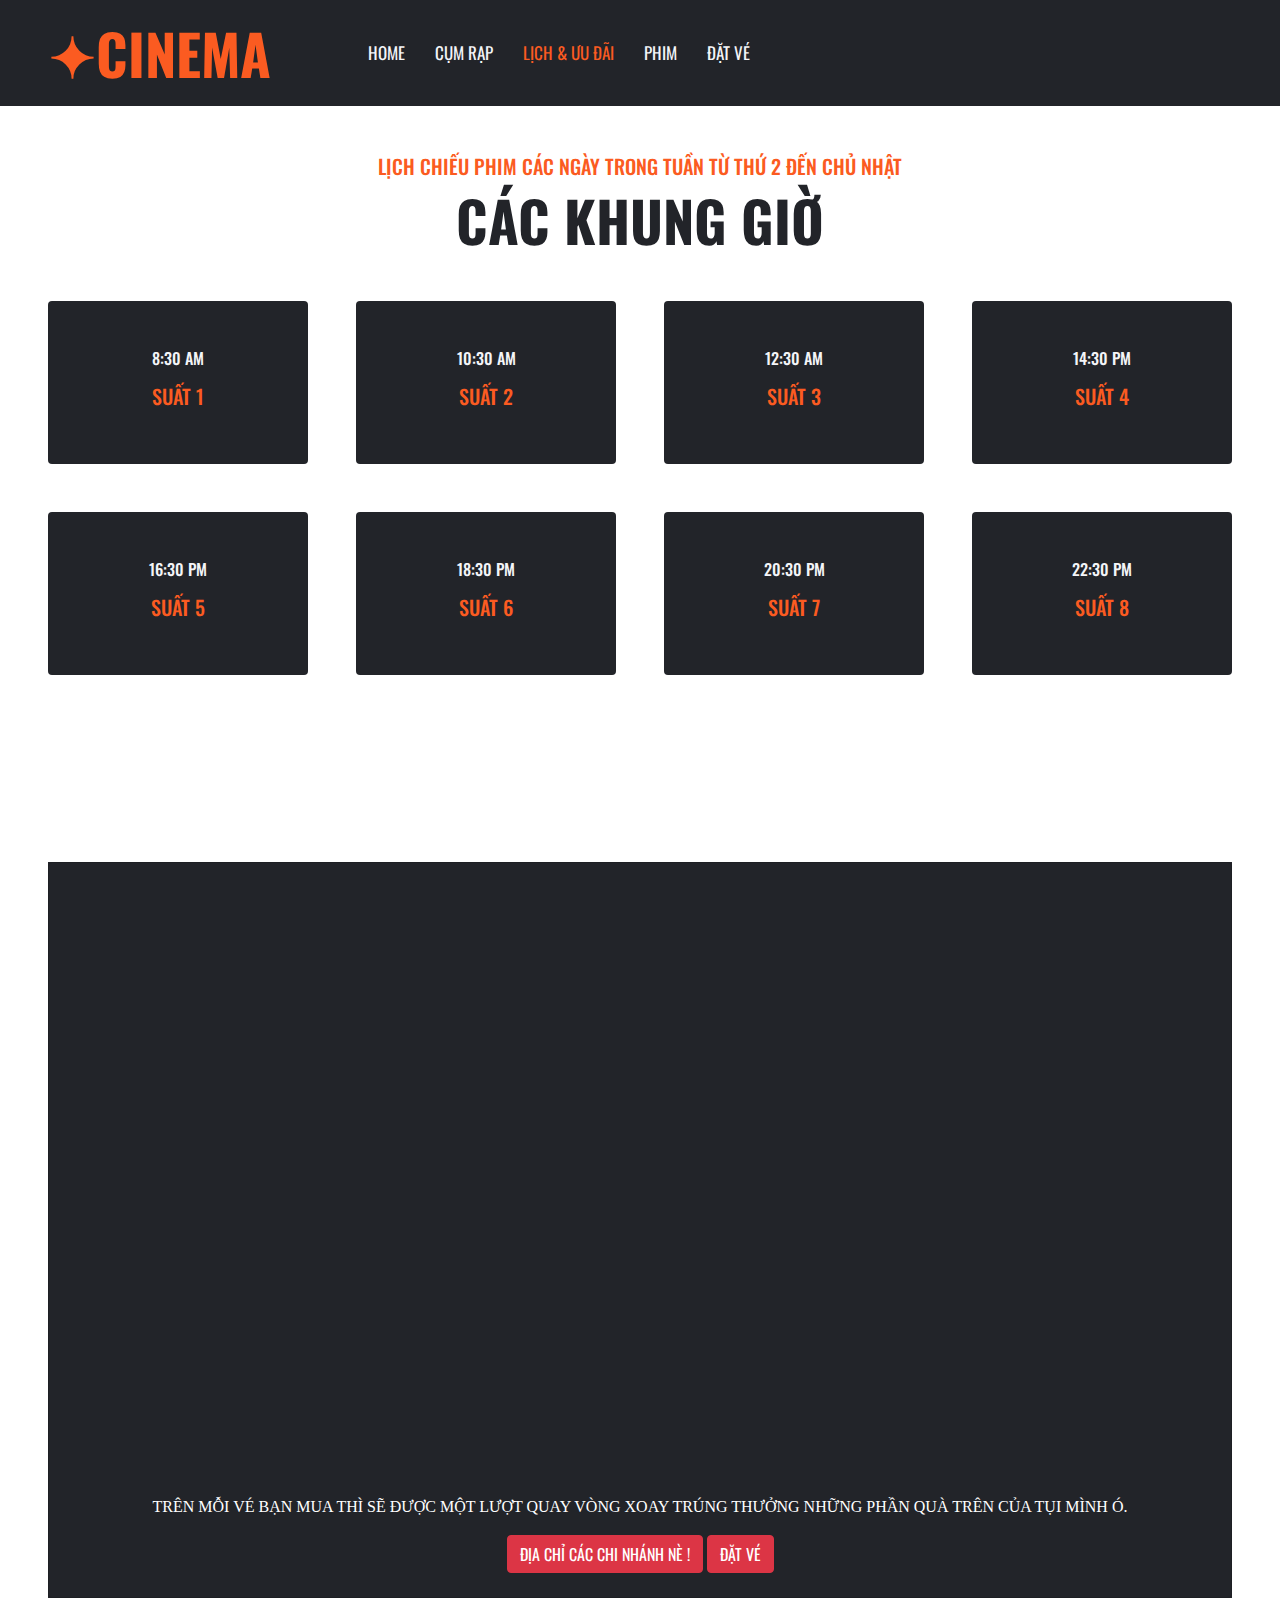
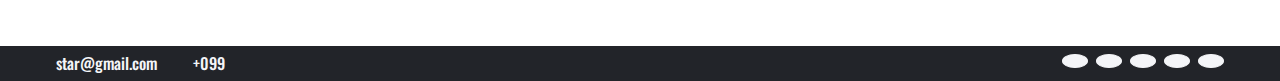
<file: html/lich.html>
﻿<!DOCTYPE html>
<html>

<head>
    <meta charset="utf-8">
    <meta name="viewport" content="width=device-width" />
    <title>Lịch chiếu và Ưu đãi ở đây !</title>
    <meta name="keywords" content="lịch xem, suất chiếu, quà tặng, ưu đãi, mua vé xem" />
    <meta name="description"
        content="Lịch chiếu của StarCinema cùng các nhiều ưu đãi đặc biệt và quà tặng dành cho bạn khi mua vé" />
    <meta name="robots" content="index, follow" />
    <meta name="author" content="Lực Vũ">
    <link rel="shortcut icon" type="image/x-icon" href="/img/icon1.jpg" />

    <!-- Meta dành cho mạng xã hội -->
    <meta property="og:type" content="website">
    <meta property="og:title"
        content="Lịch chiếu của StarCinema cùng các nhiều ưu đãi đặc biệt và quà tặng dành cho bạn khi mua vé" />
    <meta property=" og:description"
        content="Khám phá lịch chiếu phim mới nhất, đặt vé online và tận hưởng ưu đãi hấp dẫn cùng quà tặng độc quyền có hạn chỉ có tại StarCinema !">
    <meta property="og:image" content="/img/icon1.jpg">
    <meta property="og:url" content="https://www.starcinema.com.vn/lich">
    <link rel="canonical" href="https://www.starcinema.com.vn/lich">

    <!-- Google Fonts -->
    <link rel="preconnect" href="https://fonts.gstatic.com">
    <link href="https://fonts.googleapis.com/css2?family=Oswald:wght@400;500;600;700&family=Rubik&display=swap"
        rel="stylesheet">

    <!-- Thư viện fonts -->
    <link href="https://cdn.jsdelivr.net/npm/bootstrap-icons@1.4.1/font/bootstrap-icons.css" rel="stylesheet">
    <link href="/lib/flaticon/font/flaticon.css" rel="stylesheet">

    <!-- Thư viện -->
    <link href="/lib/owlcarousel/assets/owl.carousel.min.css" rel="stylesheet">
    <link href="/css/bootstrap.min.css" rel="stylesheet">

    <!-- file CSS -->
    <link href="/css/style.css" rel="stylesheet">
    <link href="/Content/lich-css.css" rel="stylesheet">

</head>

<body>
    <!-- Header Start -->
    <div class="container-fluid bg-dark px-0">
        <div class="row gx-0">
            <div class="col-lg-3 bg-dark d-none d-lg-block">
                <a href="index.html"
                    class="navbar-brand w-100 h-100 m-0 p-0 d-flex align-items-center justify-content-center">
                    <h1 class="m-0 display-4 text-primary text-uppercase">✦Cinema</h1>
                </a>
            </div>
            <div class="col-lg-9">
                <nav class="navbar navbar-expand-lg bg-dark navbar-dark p-3 p-lg-0 px-lg-5">
                    <a href="index.html" class="navbar-brand d-block d-lg-none">
                        <h1 class="m-0 display-4 text-primary text-uppercase">✦Cinema</h1>
                    </a>
                    <button type="button" class="navbar-toggler" data-bs-toggle="collapse"
                        data-bs-target="#navbarCollapse">
                        <span class="navbar-toggler-icon"></span>
                    </button>
                    <div class="collapse navbar-collapse justify-content-between" id="navbarCollapse">
                        <div class="navbar-nav mr-auto py-0">
                            <a href="index.html" class="nav-item nav-link">Home</a>
                            <a href="rap.html" class="nav-item nav-link">Cụm Rạp</a>
                            <a href="lich.html" class="nav-item nav-link active">Lịch & ưu đãi</a>
                            <a href="phim.html" class="nav-item nav-link">Phim</a>
                            <a href="datve.html" class="nav-item nav-link">Đặt Vé</a>
                        </div>
                    </div>
                </nav>
            </div>
        </div>
    </div>
    <!-- Lịch -->
    <div class="container-fluid p-5">
        <div class="mb-5 text-center">
            <h5 class="text-primary text-uppercase">Lịch chiếu phim các ngày trong tuần từ thứ 2 đến chủ nhật</h5>
            <h1 class="display-4 text-uppercase mb-0">Các khung giờ</h1>
        </div>
        <div class="text-center">
            <div class="row g-5">
                <div class="col-lg-3 col-md-4 col-sm-6">
                    <div class="bg-dark rounded text-center py-5 px-3">
                        <h6 class="text-uppercase text-light mb-3">8:30 AM</h6>
                        <h5 class="text-uppercase text-primary">Suất 1</h5>
                    </div>
                </div>
                <div class="col-lg-3 col-md-4 col-sm-6">
                    <div class="bg-dark rounded text-center py-5 px-3">
                        <h6 class="text-uppercase text-light mb-3">10:30 AM</h6>
                        <h5 class="text-uppercase text-primary">Suất 2</h5>
                    </div>
                </div>
                <div class="col-lg-3 col-md-4 col-sm-6">
                    <div class="bg-dark rounded text-center py-5 px-3">
                        <h6 class="text-uppercase text-light mb-3">12:30 AM</h6>
                        <h5 class="text-uppercase text-primary">Suất 3</h5>
                    </div>
                </div>
                <div class="col-lg-3 col-md-4 col-sm-6">
                    <div class="bg-dark rounded text-center py-5 px-3">
                        <h6 class="text-uppercase text-light mb-3">14:30 PM</h6>
                        <h5 class="text-uppercase text-primary">Suất 4</h5>
                    </div>
                </div>
                <div class="col-lg-3 col-md-4 col-sm-6">
                    <div class="bg-dark rounded text-center py-5 px-3">
                        <h6 class="text-uppercase text-light mb-3">16:30 PM</h6>
                        <h5 class="text-uppercase text-primary">Suất 5</h5>
                    </div>
                </div>
                <div class="col-lg-3 col-md-4 col-sm-6">
                    <div class="bg-dark rounded text-center py-5 px-3">
                        <h6 class="text-uppercase text-light mb-3">18:30 PM</h6>
                        <h5 class="text-uppercase text-primary">Suất 6</h5>
                    </div>
                </div>
                <div class="col-lg-3 col-md-4 col-sm-6">
                    <div class="bg-dark rounded text-center py-5 px-3">
                        <h6 class="text-uppercase text-light mb-3">20:30 PM</h6>
                        <h5 class="text-uppercase text-primary">Suất 7</h5>
                    </div>
                </div>
                <div class="col-lg-3 col-md-4 col-sm-6">
                    <div class="bg-dark rounded text-center py-5 px-3">
                        <h6 class="text-uppercase text-light mb-3">22:30 PM</h6>
                        <h5 class="text-uppercase text-primary">Suất 8</h5>
                    </div>
                </div>
            </div><br>
            <h3 class=" pt-5 head-event">SPECIAL GIFT DÀNH TẶNG BẠN MÙA HALLOWEEN ✡ <br> KHI MUA VÉ CỦA RẠP</h3>
            <div class="bg-dark">
                <div class="row mt-5">
                    <div class="col-sm-12">
                        <div class="card bg-dark">
                            <div class="card-body pb-4">
                                <img class="p-2 pt-4 ev" src="/img/ev1.jpg" title="túi halloween mẫu 1 pumpkin cat"
                                    alt="túi halloween mẫu 1" width="250" height="300" style="object-fit: cover"
                                    loading="lazy" />
                                <img class="p-2 pt-4 ev" src="/img/ev2.jpg" title="túi halloween mẫu 2 pumpkin snoopy"
                                    alt="túi halloween mẫu 2" width="250" height="300" style="object-fit: cover"
                                    loading="lazy" />
                                <img class="p-2 pt-4 ev" src="/img/ev3.jpg"
                                    title="móc khóa pumpkin và còn vô vàn móc khóa khác"
                                    alt="móc khóa halloween pumpkin" width="250" height="300" style="object-fit: cover"
                                    loading="lazy" />
                                <img class="p-2 pt-4 ev" src="/img/ev5.jpg" title="ly họa tiết halloween"
                                    alt="ly halloween" width="250" height="300" style="object-fit: cover"
                                    loading="lazy" />
                                <img class="p-2 pt-4 ev" src="/img/ev4.jpg" title="kẹo halloween" alt="kẹo halloween"
                                    width="250" height="300" style="object-fit: cover" loading="lazy" />
                                <p class="card-text text-white pt-3" style="font-family: Cambria;">TRÊN MỖI VÉ BẠN MUA
                                    THÌ SẼ ĐƯỢC MỘT LƯỢT QUAY VÒNG XOAY TRÚNG THƯỞNG NHỮNG PHẦN QUÀ TRÊN CỦA TỤI MÌNH Ó.
                                </p>
                                <a href="rap.html" class="btn btn-danger">địa chỉ các chi nhánh nè !</a>
                                <a href="datve.html" class="btn btn-danger">Đặt vé</a>
                            </div>
                        </div>
                    </div>
                </div>
            </div>

            <script>
                document.addEventListener("DOMContentLoaded", function () {
                    window.addEventListener("scroll", function () {
                        const elements = document.querySelectorAll('.head-event, .ev');

                        elements.forEach((element) => {
                            const rect = element.getBoundingClientRect();

                            // Kiểm tra nếu phần tử xuất hiện trong viewport
                            if (rect.top < window.innerHeight && rect.bottom >= 0) {
                                element.classList.add("animate");
                            }
                        });
                    });
                });
            </script>
        </div>
    </div>

    <!-- Lịch -->
    <!-- Footer -->
    <div class="col-lg-12">
        <div class="row gx-0 bg-dark d-none d-lg-flex">
            <div class="col-lg-7 px-5 text-start">
                <div class="h-100 d-inline-flex align-items-center py-2 me-4">
                    <i class="fa fa-envelope text-light me-2"></i>
                    <h6 class="mb-0 text-light">star@gmail.com</h6>
                </div>
                <div class="h-100 d-inline-flex align-items-center py-2">
                    <i class="fa fa-phone-alt text-light me-2"></i>
                    <h6 class="mb-0 text-light">+099</h6>
                </div>
            </div>
            <div class="col-lg-5 px-5 text-end">
                <div class="d-inline-flex align-items-center py-2">
                    <a class="btn btn-light btn-square rounded-circle me-2" href="">
                        <i class="fab fa-facebook-f"></i>
                    </a>
                    <a class="btn btn-light btn-square rounded-circle me-2" href="">
                        <i class="fab fa-twitter"></i>
                    </a>
                    <a class="btn btn-light btn-square rounded-circle me-2" href="">
                        <i class="fab fa-linkedin-in"></i>
                    </a>
                    <a class="btn btn-light btn-square rounded-circle me-2" href="">
                        <i class="fab fa-instagram"></i>
                    </a>
                    <a class="btn btn-light btn-square rounded-circle me-2" href="">
                        <i class="fab fa-youtube"></i>
                    </a>
                </div>
            </div>
        </div>
    </div>
    </div>
    <script src="https://code.jquery.com/jquery-3.4.1.min.js"></script>
    <script src="https://cdn.jsdelivr.net/npm/bootstrap@5.0.0/dist/js/bootstrap.bundle.min.js"></script>
    <script src="/lib/easing/easing.min.js"></script>
    <script src="/lib/waypoints/waypoints.min.js"></script>
    <script src="/lib/counterup/counterup.min.js"></script>
    <script src="/lib/owlcarousel/owl.carousel.min.js"></script>

    <!-- file JS -->
    <script src="/js/main.js"></script>
</body>

</html>
</file>
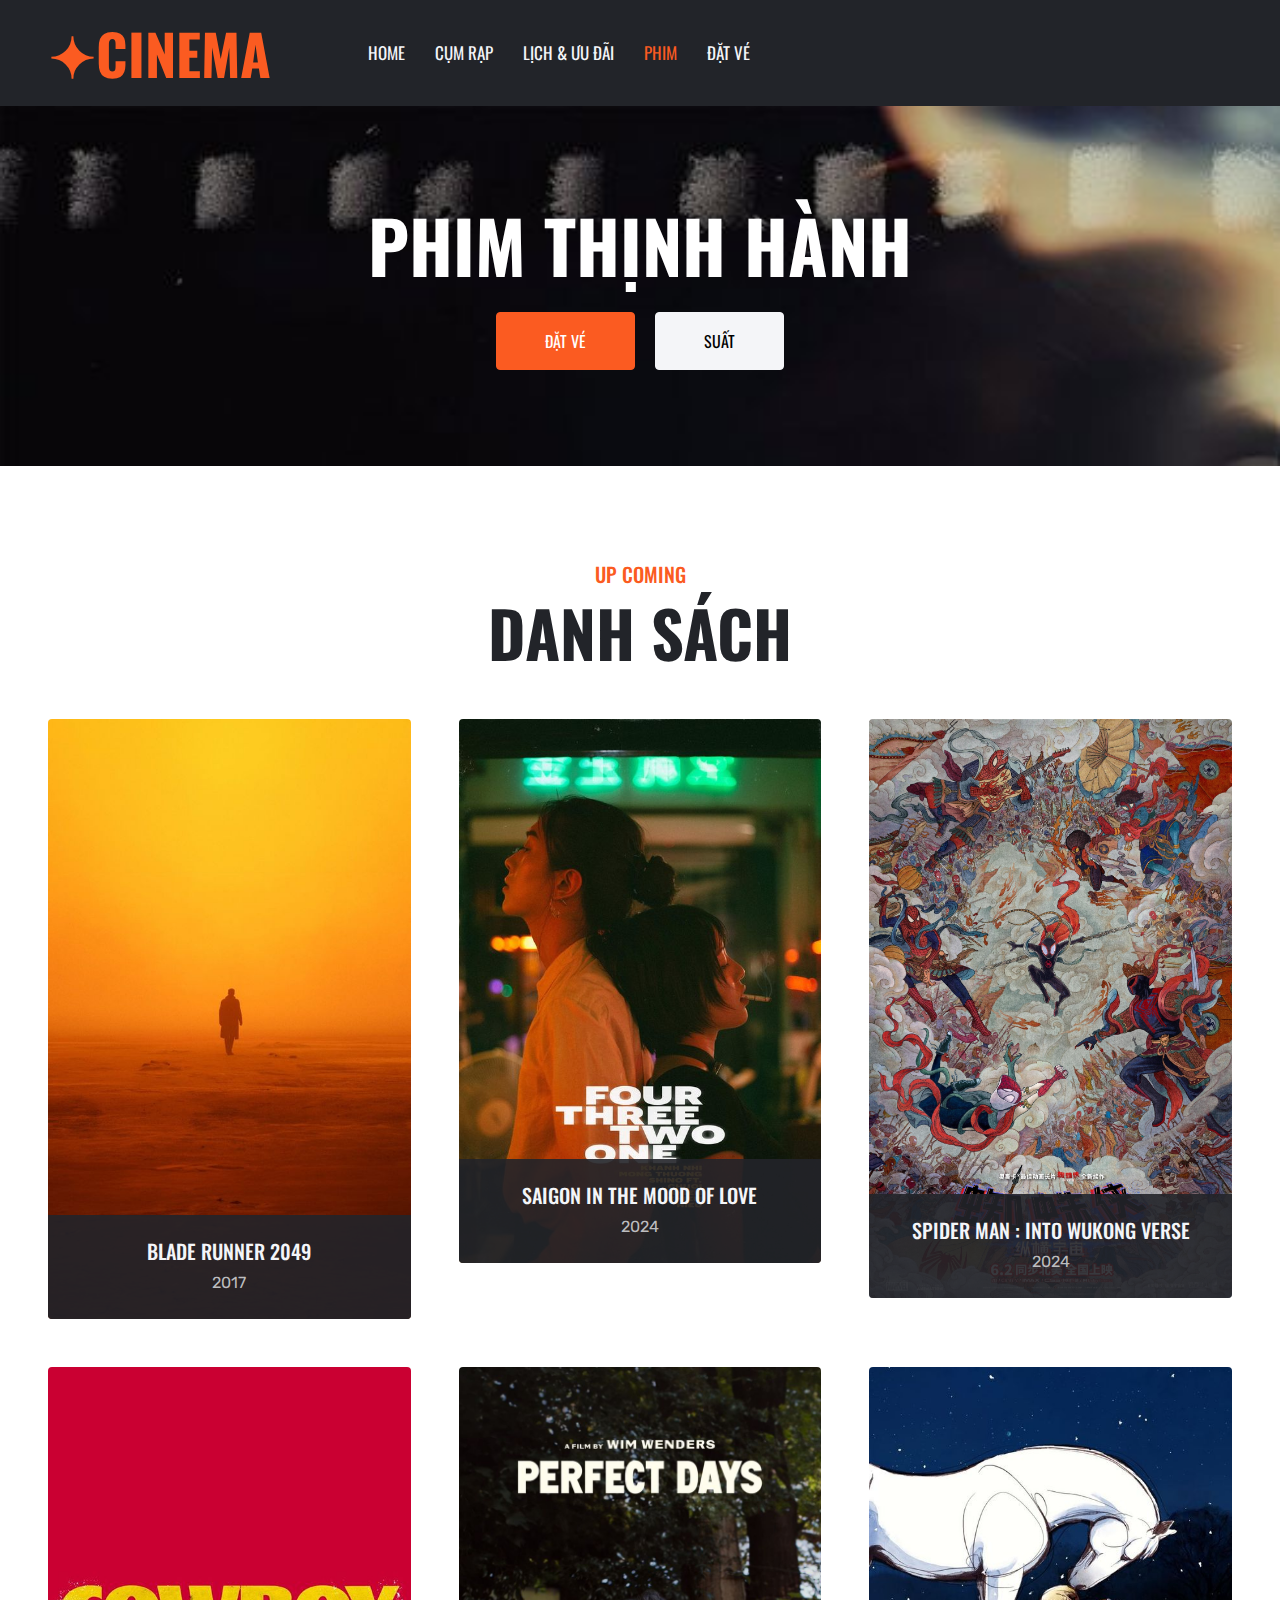
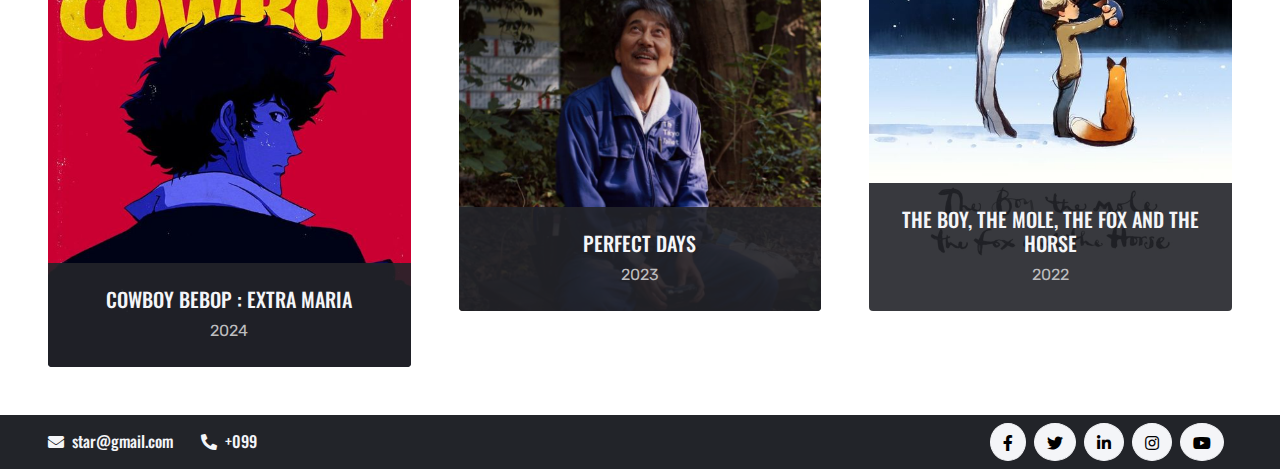
<file: html/phim.html>
﻿<!DOCTYPE html>
<html>

<head>
    <meta charset="utf-8">
    <title>Danh Sách Phim StarCinema</title>
    <meta name="description" content="Danh sách phim thịnh hành gây sốt toàn cầu có chiều sâu giá trị nhất hiện nay" />
    <meta name="viewport" content="width=device-width, initial-scale=1.0">
    <meta name="keywords" content="phim, film, điện ảnh, rạp, thịnh hành, phim mới" />
    <meta name="robots" content="index, follow" />
    <meta name="author" content="Lực Vũ">
    <meta name="viewport" content="width=device-width" />
    <link rel="shortcut icon" type="image/x-icon" href="/img/icon1.jpg" />

    <!-- Meta dành cho mạng xã hội -->
    <meta property="og:type" content="website">
    <meta property="og:title" content="List Phim hay chữa lành mọi tâm hồn lứa tuổi">
    <meta property="og:description"
        content="Danh sách phim thịnh hành gây sốt toàn cầu có chiều sâu giá trị nhất hiện nay, chữa những vết thương sâu bằng vẻ điện đẹp của điện ảnh">
    <meta property="og:image" content="/img/icon1.jpg">
    <meta property="og:url" content="https://www.starcinema.com.vn">
    <link rel="canonical" href="https://www.starcinema.com.vn/phim">
    <link rel="shortcut icon" type="image/x-icon" href="/img/icon1.jpg" />

    <!-- Google fonts -->
    <link rel="preconnect" href="https://fonts.gstatic.com">
    <link href="https://fonts.googleapis.com/css2?family=Oswald:wght@400;500;600;700&family=Rubik&display=swap"
        rel="stylesheet">

    <!-- Thư viện Fonts -->
    <link href="https://cdnjs.cloudflare.com/ajax/libs/font-awesome/5.15.0/css/all.min.css" rel="stylesheet">
    <link href="https://cdn.jsdelivr.net/npm/bootstrap-icons@1.4.1/font/bootstrap-icons.css" rel="stylesheet">
    <link href="/lib/flaticon/font/flaticon.css" rel="stylesheet">

    <!-- Thư Viện -->
    <link href="/lib/owlcarousel/assets/owl.carousel.min.css" rel="stylesheet">
    <link href="/css/bootstrap.min.css" rel="stylesheet">

    <!--Link CSS-->
    <link href="/css/style.css" rel="stylesheet">

</head>

<body>
    <!-- Menu -->
    <div class="container-fluid bg-dark px-0">
        <div class="row gx-0">
            <div class="col-lg-3 bg-dark d-none d-lg-block">
                <a href="index.html"
                    class="navbar-brand w-100 h-100 m-0 p-0 d-flex align-items-center justify-content-center">
                    <h1 class="m-0 display-4 text-primary text-uppercase">✦Cinema</h1>
                </a>
            </div>
            <div class="col-lg-9">
                <nav class="navbar navbar-expand-lg bg-dark navbar-dark p-3 p-lg-0 px-lg-5">
                    <a href="index.html" class="navbar-brand d-block d-lg-none">
                        <h1 class="m-0 display-4 text-primary text-uppercase">✦Cinema</h1>
                    </a>
                    <button type="button" class="navbar-toggler" data-bs-toggle="collapse"
                        data-bs-target="#navbarCollapse">
                        <span class="navbar-toggler-icon"></span>
                    </button>
                    <div class="collapse navbar-collapse justify-content-between" id="navbarCollapse">
                        <div class="navbar-nav mr-auto py-0">
                            <a href="index.html" class="nav-item nav-link">Home</a>
                            <a href="rap.html" class="nav-item nav-link">Cụm Rạp</a>
                            <a href="lich.html" class="nav-item nav-link">Lịch & Ưu Đãi</a>
                            <a href="phim.html" class="nav-item nav-link active">Phim</a>
                            <a href="datve.html" class="nav-item nav-link">Đặt Vé</a>
                        </div>
                    </div>
                </nav>
            </div>
        </div>
    </div>
    <div>
        <!-- Menu -->
        <!-- Header -->
        <div class="container-fluid p-5 mb-5 bg">
            <div class="row py-5">
                <div class="col-12 text-center">
                    <h1 class="display-2 text-uppercase text-white mb-md-4 text">Phim Thịnh Hành</h1>
                    <a href="datve.html" class="btn btn-primary py-md-3 px-md-5 me-3">Đặt vé</a>
                    <a href="lich.html" class="btn btn-light py-md-3 px-md-5">Suất</a>
                </div>
            </div>
        </div>
        <!-- Header -->
        <!-- Phim -->
        <div class="container-fluid p-5">
            <div class="mb-5 text-center">
                <h5 class="text-primary text-uppercase">up coming</h5>
                <h1 class="display-3 text-uppercase mb-0">Danh Sách</h1>
            </div>
            <div class="row g-5">
                <div class="col-lg-4 col-md-6">
                    <div class="phim-item position-relative" data-genre="Action">
                        <div class="position-relative overflow-hidden rounded">
                            <img class="img-fluid w-100 film-img" src="/img/br1.jpg" alt="Tội Phạm Nhân Bản poster"
                                loading="lazy">
                            <div class="phim-overlay">
                                <div class="d-flex align-items-center justify-content-start">
                                    <a class="btn btn-warning btn-block m-2" href="datve.html">Đặt Vé</a>
                                    <a class="btn btn-danger btn-block m-2" href="ctphim1.html">Chi Tiết</a>
                                </div>
                            </div>
                        </div>
                        <div class="position-absolute start-0 bottom-0 w-100 rounded-bottom text-center p-4"
                            style="background: rgba(34, 36, 41, .9);">
                            <h5 class="text-uppercase text-light">Blade Runner 2049</h5>
                            <p class="text-uppercase text-secondary m-0">2017</p>
                        </div>
                    </div>
                </div>
                <div class="col-lg-4 col-md-6">
                    <div class="phim-item position-relative" data-genre="Mental">
                        <div class="position-relative overflow-hidden rounded">
                            <img class="img-fluid w-100 film-img" src="/img/poster1.jpg"
                                alt="Saigon in the mood of love poster" loading="lazy">
                            <div class="phim-overlay">
                                <div class="d-flex align-items-center justify-content-start">
                                    <a class="btn btn-warning btn-block m-2" href="datve.html">Đặt Vé</a>
                                    <a class="btn btn-danger btn-block m-2" href="ctphim2.html">Chi Tiết</a>
                                </div>
                            </div>
                        </div>
                        <div class="position-absolute start-0 bottom-0 w-100 rounded-bottom text-center p-4"
                            style="background: rgba(34, 36, 41, .9);">
                            <h5 class="text-uppercase text-light">Saigon in the mood of love</h5>
                            <p class="text-uppercase text-secondary m-0">2024</p>
                        </div>
                    </div>
                </div>
                <div class="col-lg-4 col-md-6">
                    <div class="phim-item position-relative" data-genre="Animation Action Journey">
                        <div class="position-relative overflow-hidden rounded">
                            <img class="img-fluid w-100 film-img" src="/img/spd.jpg"
                                alt="Spiderman into wukong verse poster" loading="lazy">
                            <div class="phim-overlay">
                                <div class="d-flex align-items-center justify-content-start">
                                    <a class="btn btn-warning btn-block m-2" href="datve.html">Đặt Vé</a>
                                    <a class="btn btn-danger btn-block m-2" href="ctphim3.html">Chi Tiết</a>
                                </div>
                            </div>
                        </div>
                        <div class="position-absolute start-0 bottom-0 w-100 rounded-bottom text-center p-4"
                            style="background: rgba(34, 36, 41, .9);">
                            <h5 class="text-uppercase text-light">Spider man : into wukong verse</h5>
                            <p class="text-uppercase text-secondary m-0">2024</p>
                        </div>
                    </div>
                </div>
                <div class="col-lg-4 col-md-6">
                    <div class="phim-item position-relative" data-genre="Action Animation">
                        <div class="position-relative overflow-hidden rounded">
                            <img class="img-fluid w-100 film-img" src="/img/cb.jpg" alt="cowboy bebop poster"
                                loading="lazy">
                            <div class="phim-overlay">
                                <div class="d-flex align-items-center justify-content-start">
                                    <a class="btn btn-warning btn-block m-2" href="datve.html">Đặt Vé</a>
                                    <a class="btn btn-danger btn-block m-2" href="ctphim4.html">Chi Tiết</a>
                                </div>
                            </div>
                        </div>
                        <div class="position-absolute start-0 bottom-0 w-100 rounded-bottom text-center p-4"
                            style="background: rgba(34, 36, 41, .9);">
                            <h5 class="text-uppercase text-light">Cowboy Bebop : Extra Maria</h5>
                            <p class="text-uppercase text-secondary m-0">2024</p>
                        </div>
                    </div>
                </div>
                <div class="col-lg-4 col-md-6">
                    <div class="phim-item position-relative" data-genre="Mental">
                        <div class="position-relative overflow-hidden rounded">
                            <img class="img-fluid w-100 film-img" src="/img/pd.jpg" alt="Perfect days poster"
                                loading="lazy">
                            <div class="phim-overlay">
                                <div class="d-flex align-items-center justify-content-start">
                                    <a class="btn btn-warning btn-block m-2" href="datve.html">Đặt Vé</a>
                                    <a class="btn btn-danger btn-block m-2" href="ctphim5.html">Chi Tiết</a>
                                </div>
                            </div>
                        </div>
                        <div class="position-absolute start-0 bottom-0 w-100 rounded-bottom text-center p-4"
                            style="background: rgba(34, 36, 41, .9);">
                            <h5 class="text-uppercase text-light">Perfect Days</h5>
                            <p class="text-uppercase text-secondary m-0">2023</p>
                        </div>
                    </div>
                </div>
                <div class="col-lg-4 col-md-6">
                    <div class="phim-item position-relative" data-genre="Journey Animation">
                        <div class="position-relative overflow-hidden rounded">
                            <img class="img-fluid w-100 film-img" src="/img/theboy.jpg"
                                alt="The boy, the mole, the fox and the horse" loading="lazy">
                            <div class="phim-overlay">
                                <div class="d-flex align-items-center justify-content-start">
                                    <a class="btn btn-warning btn-block m-2" href="datve.html">Đặt Vé</a>
                                    <a class="btn btn-danger btn-block m-2" href="ctphim6.html">Chi Tiết</a>
                                </div>
                            </div>
                        </div>
                        <div class="position-absolute start-0 bottom-0 w-100 rounded-bottom text-center p-4"
                            style="background: rgba(34, 36, 41, .9);">
                            <h5 class="text-uppercase text-light">The boy, the mole, the fox and the horse</h5>
                            <p class="text-uppercase text-secondary m-0">2022</p>
                        </div>
                    </div>
                </div>
            </div>
        </div>
        <!-- Phim -->
        <!-- Footer -->
        <div class="col-lg-12">
            <div class="row gx-0 bg-dark d-none d-lg-flex">
                <div class="col-lg-7 px-5 text-start">
                    <div class="h-100 d-inline-flex align-items-center py-2 me-4">
                        <i class="fa fa-envelope text-light me-2"></i>
                        <h6 class="mb-0 text-light">star@gmail.com</h6>
                    </div>
                    <div class="h-100 d-inline-flex align-items-center py-2">
                        <i class="fa fa-phone-alt text-light me-2"></i>
                        <h6 class="mb-0 text-light">+099</h6>
                    </div>
                </div>
                <div class="col-lg-5 px-5 text-end">
                    <div class="d-inline-flex align-items-center py-2">
                        <a class="btn btn-light btn-square rounded-circle me-2" href="">
                            <i class="fab fa-facebook-f"></i>
                        </a>
                        <a class="btn btn-light btn-square rounded-circle me-2" href="">
                            <i class="fab fa-twitter"></i>
                        </a>
                        <a class="btn btn-light btn-square rounded-circle me-2" href="">
                            <i class="fab fa-linkedin-in"></i>
                        </a>
                        <a class="btn btn-light btn-square rounded-circle me-2" href="">
                            <i class="fab fa-instagram"></i>
                        </a>
                        <a class="btn btn-light btn-square rounded-circle me-2" href="">
                            <i class="fab fa-youtube"></i>
                        </a>
                    </div>
                </div>
            </div>
        </div>

        <style>
            .film-img {
                max-height: 600px;
                object-fit: cover;
            }
        </style>
    </div>
    <script src="https://code.jquery.com/jquery-3.4.1.min.js"></script>
    <script src="https://cdn.jsdelivr.net/npm/bootstrap@5.0.0/dist/js/bootstrap.bundle.min.js"></script>
    <script src="/lib/easing/easing.min.js"></script>
    <script src="/lib/waypoints/waypoints.min.js"></script>
    <script src="/lib/counterup/counterup.min.js"></script>
    <script src="/lib/owlcarousel/owl.carousel.min.js"></script>
    <!-- Footer -->

    <!-- file JS -->
    <script src="/js/main.js"></script>
</body>

</html>
</file>
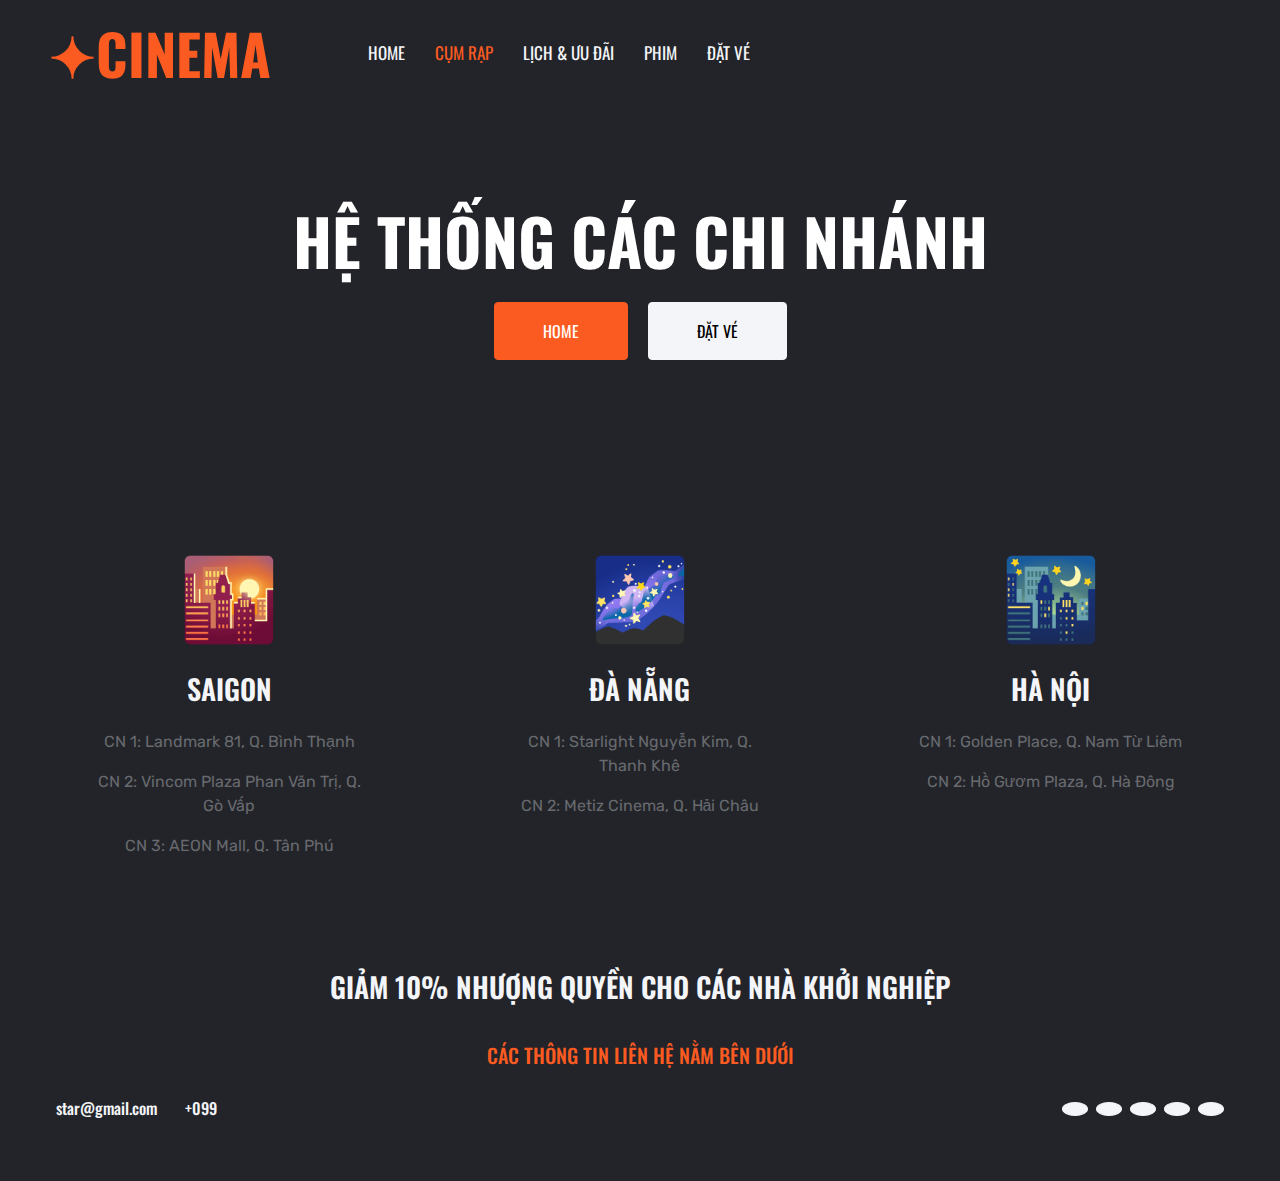
<file: html/rap.html>
﻿<!DOCTYPE html>

<html>

<head>
    <meta charset="utf-8">
    <meta content="width=device-width, initial-scale=1.0" name="viewport">
    <meta name="viewport" content="width=device-width" />
    <title>Địa chỉ các chi nhánh</title>
    <meta name="keywords" content="Địa điểm xem phim rạp, địa chỉ mua vé, địa chỉ mua vé xem phim" />
    <meta name="description"
        content="Tìm kiếm nhanh chóng và chính xác địa chỉ các chi nhánh của StarCinema. Chúng tôi có nhiều rạp chiếu phim hiện đại, phục vụ nhu cầu xem phim của bạn." />
    <meta name="robots" content="index, follow" />
    <meta name="author" content="Lực Vũ">
    <link rel="shortcut icon" type="image/x-icon" href="/img/icon1.jpg" />

    <!-- Meta dành cho mạng xã hội -->
    <meta property="og:type" content="website">
    <meta property="og:title" content="Địa điểm xem phim rạp độc đáo giá rẻ" />
    <meta property=" og:description"
        content="Tìm kiếm nhanh chóng và chính xác địa chỉ các chi nhánh của StarCinema. Đi xem phim không chỉ có ưu đãi và quà đem về mà còn một bộ ảnh sống ảo siêu xinh cùng rạp StarCinema !">
    <meta property="og:image" content="/img/icon1.jpg">
    <meta property="og:url" content="https://www.starcinema.com.vn/rap">
    <link rel="canonical" href="https://www.starcinema.com.vn/rap">

    <!-- Google Fonts -->
    <link rel="preconnect" href="https://fonts.gstatic.com">
    <link href="https://fonts.googleapis.com/css2?family=Oswald:wght@400;500;600;700&family=Rubik&display=swap"
        rel="stylesheet">

    <!-- Thư viện fonts -->
    <link href="https://cdn.jsdelivr.net/npm/bootstrap-icons@1.4.1/font/bootstrap-icons.css" rel="stylesheet">
    <link href="/lib/flaticon/font/flaticon.css" rel="stylesheet">

    <!-- Thư viện -->
    <link href="/lib/owlcarousel/assets/owl.carousel.min.css" rel="stylesheet">
    <link href="/css/bootstrap.min.css" rel="stylesheet">

    <!-- file CSS -->
    <link href="/css/style.css" rel="stylesheet">

</head>

<body>
    <!-- Menu -->
    <div class="container-fluid bg-dark px-0">
        <div class="row gx-0">
            <div class="col-lg-3 bg-dark d-none d-lg-block">
                <a href="index.html"
                    class="navbar-brand w-100 h-100 m-0 p-0 d-flex align-items-center justify-content-center">
                    <h1 class="m-0 display-4 text-primary text-uppercase">✦Cinema</h1>
                </a>
            </div>
            <div class="col-lg-9">
                <nav class="navbar navbar-expand-lg bg-dark navbar-dark p-3 p-lg-0 px-lg-5">
                    <a href="index.html" class="navbar-brand d-block d-lg-none">
                        <h1 class="m-0 display-4 text-primary text-uppercase">✦Cinema</h1>
                    </a>
                    <button type="button" class="navbar-toggler" data-bs-toggle="collapse"
                        data-bs-target="#navbarCollapse">
                        <span class="navbar-toggler-icon"></span>
                    </button>
                    <div class="collapse navbar-collapse justify-content-between" id="navbarCollapse">
                        <div class="navbar-nav mr-auto py-0">
                            <a href="index.html" class="nav-item nav-link">Home</a>
                            <a href="rap.html" class="nav-item nav-link active">Cụm Rạp</a>
                            <a href="lich.html" class="nav-item nav-link">Lịch & Ưu đãi</a>
                            <a href="phim.html" class="nav-item nav-link">Phim</a>
                            <a href="datve.html" class="nav-item nav-link">Đặt Vé</a>
                        </div>
                    </div>
                </nav>
            </div>
        </div>
    </div>
    <!--Menu-->
    <!-- Rạp -->
    <div class="container-fluid bg-primary p-5 bg-dark">
        <div class="row py-5">
            <div class="col-12 text-center">
                <h1 class="display-3 text-uppercase text-white mb-md-4">Hệ Thống Các Chi Nhánh</h1>
                <a href="home.html" class="btn btn-primary py-md-3 px-md-5 me-3">Home</a>
                <a href="@Url.Action(" datve", "Home" )" class="btn btn-light py-md-3 px-md-5">Đặt vé</a>
            </div>
        </div>
    </div>
    <!-- Chi nhánh -->
    <div class="container-fluid programe position-relative px-5 mt-5 bg-dark">
        <div class="row g-5 gb-5">
            <div class="col-lg-4 col-md-6">
                <div class="bg-danger.bg-gradient rounded text-center p-5">
                    <span class="display-1 text-primary">🌇</span>
                    <h3 class="text-uppercase text-light my-4">Saigon</h3>
                    <p>CN 1: Landmark 81, Q. Bình Thạnh</p>
                    <p>CN 2: Vincom Plaza Phan Văn Trị, Q. Gò Vấp</p>
                    <p>CN 3: AEON Mall, Q. Tân Phú</p>
                </div>
            </div>
            <div class="col-lg-4 col-md-6">
                <div class="bg-danger.bg-gradient  rounded text-center p-5">
                    <span class="display-1 text-primary">🌌</span>
                    <h3 class="text-uppercase text-light my-4">Đà Nẵng</h3>
                    <p>CN 1: Starlight Nguyễn Kim, Q. Thanh Khê</p>
                    <p>CN 2: Metiz Cinema, Q. Hải Châu</p>
                </div>
            </div>
            <div class="col-lg-4 col-md-6">
                <div class="bg-danger.bg-gradient  rounded text-center p-5">
                    <span class="display-1 text-primary">🌃</span>
                    <h3 class="text-uppercase text-light my-4">Hà Nội</h3>
                    <p>CN 1: Golden Place, Q. Nam Từ Liêm</p>
                    <p>CN 2: Hồ Gươm Plaza, Q. Hà Đông</p>
                </div>
            </div>
            <div class="col-lg-12 col-md-6 text-center">
                <h3 class="text-uppercase text-light mb-4">Giảm 10% nhượng quyền cho các nhà khởi nghiệp</h3>
                <h5 class="text-primary text-uppercase py-3 px-5">Các thông tin liên hệ nằm bên dưới</h5>
            </div>
        </div>
    </div>
    <!-- Chi nhánh -->
    <!-- Footer -->
    <div class="col-lg-12">
        <div class="row gx-0 bg-dark d-lg-flex align-items-center">
            <div class="col-lg-6 px-5 text-start">
                <div class="h-100 d-inline-flex align-items-center py-2 me-4">
                    <i class="fa fa-envelope text-light me-2"></i>
                    <h6 class="mb-0 text-light">star@gmail.com</h6>
                </div>
                <div class="h-100 d-inline-flex align-items-center py-2">
                    <i class="fa fa-phone-alt text-light"></i>
                    <h6 class="mb-0 text-light">+099</h6>
                </div>
            </div>
            <div class="col-lg-6 px-5 text-end">
                <div class="d-inline-flex align-items-center py-2">
                    <a class="btn btn-light btn-square rounded-circle me-2" href="">
                        <i class="fab fa-facebook-f"></i>
                    </a>
                    <a class="btn btn-light btn-square rounded-circle me-2" href="">
                        <i class="fab fa-twitter"></i>
                    </a>
                    <a class="btn btn-light btn-square rounded-circle me-2" href="">
                        <i class="fab fa-linkedin-in"></i>
                    </a>
                    <a class="btn btn-light btn-square rounded-circle me-2" href="">
                        <i class="fab fa-instagram"></i>
                    </a>
                    <a class="btn btn-light btn-square rounded-circle me-2" href="">
                        <i class="fab fa-youtube"></i>
                    </a>
                </div>
            </div>
        </div>
    </div>
</body>
</div>
<script src="https://code.jquery.com/jquery-3.4.1.min.js"></script>
<script src="https://cdn.jsdelivr.net/npm/bootstrap@5.0.0/dist/js/bootstrap.bundle.min.js"></script>
<script src="/lib/easing/easing.min.js"></script>
<script src="/lib/waypoints/waypoints.min.js"></script>
<script src="/lib/counterup/counterup.min.js"></script>
<script src="/lib/owlcarousel/owl.carousel.min.js"></script>

<!-- file JS -->
<script src="/js/main.js"></script>
</body>

</html>
</file>
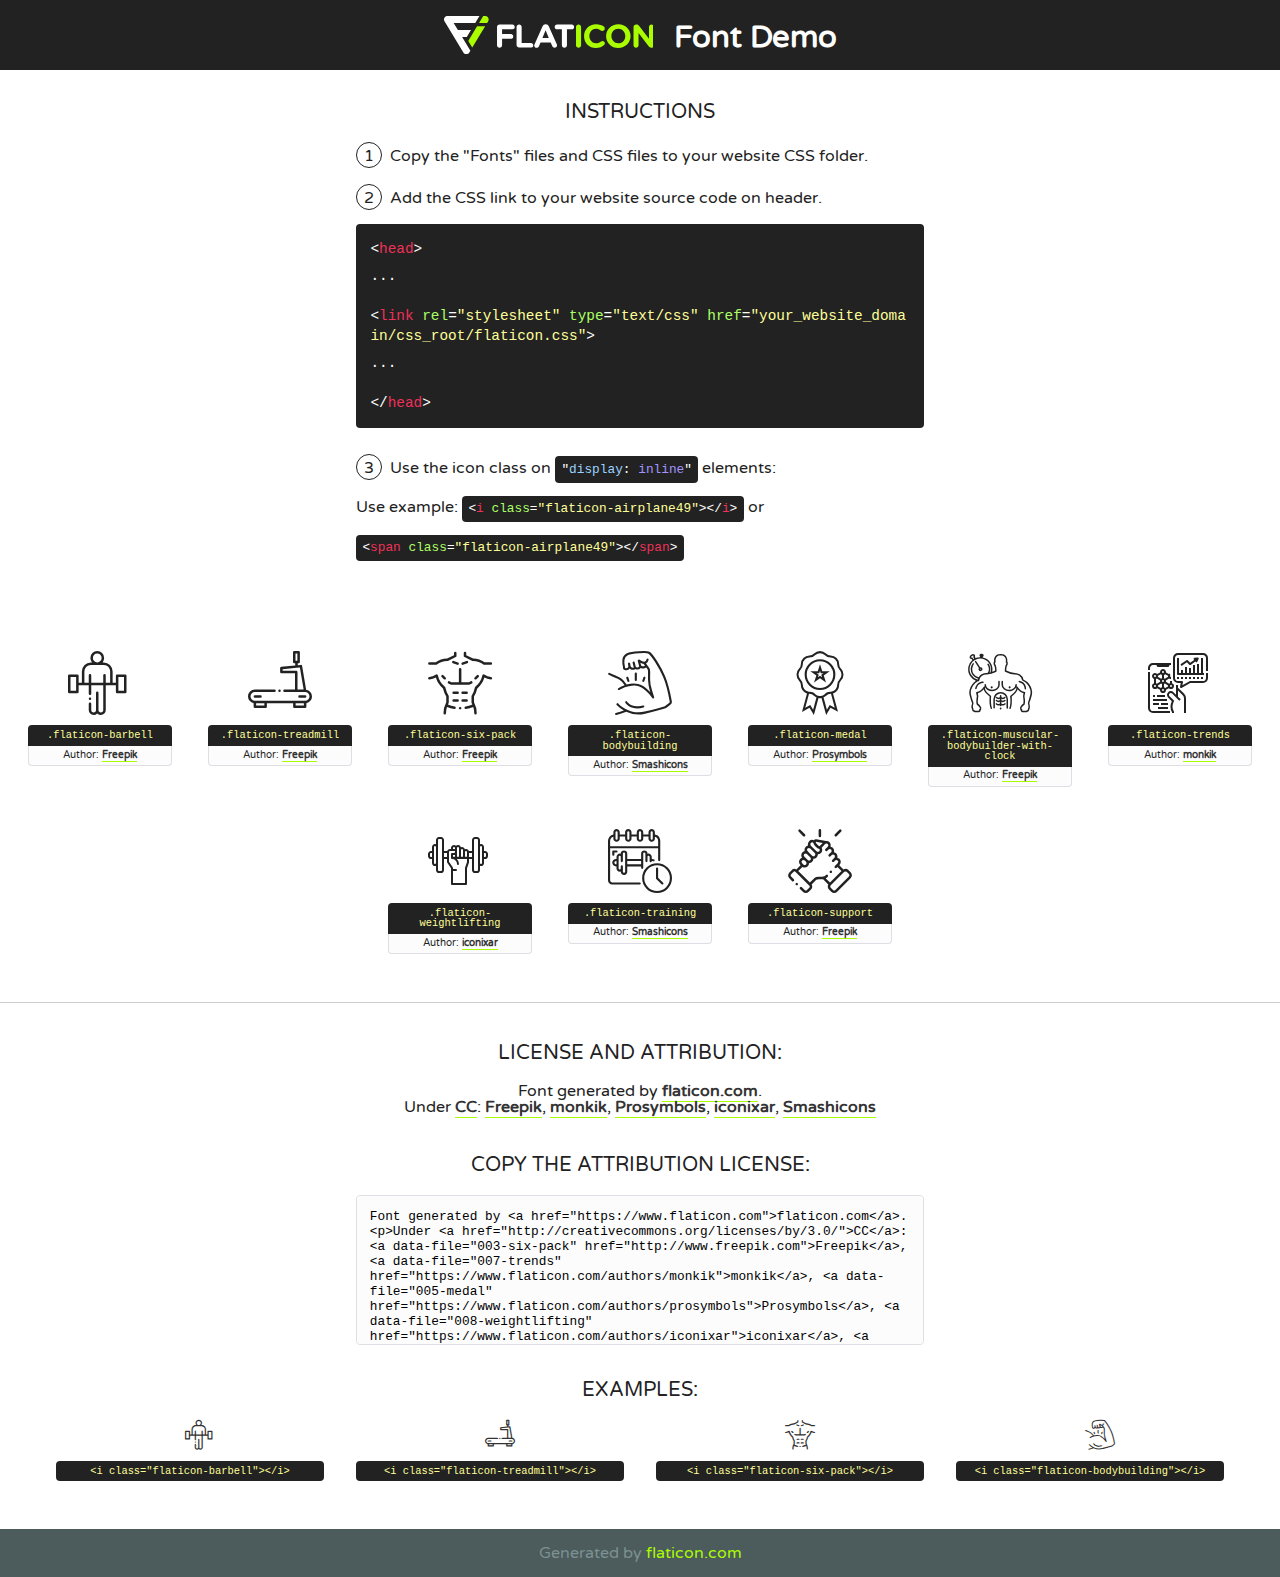
<file: lib/flaticon/font/flaticon.html>
<!DOCTYPE html>
<!--
  Flaticon icon font: Flaticon
  Creation date: 26/10/2020 11:08
-->
<html>
<!DOCTYPE html>
<html>

<head>
    <title>Flaticon WebFont</title>
    <link href="http://fonts.googleapis.com/css?family=Varela+Round" rel="stylesheet" type="text/css" />
    <link rel="stylesheet" type="text/css" href="flaticon.css">
    <meta charset="UTF-8">
    <style>
    html, body, div, span, applet, object, iframe,
    h1, h2, h3, h4, h5, h6, p, blockquote, pre,
    a, abbr, acronym, address, big, cite, code,
    del, dfn, em, img, ins, kbd, q, s, samp,
    small, strike, strong, sub, sup, tt, var,
    b, u, i, center,
    dl, dt, dd, ol, ul, li,
    fieldset, form, label, legend,
    table, caption, tbody, tfoot, thead, tr, th, td,
    article, aside, canvas, details, embed, 
    figure, figcaption, footer, header, hgroup, 
    menu, nav, output, ruby, section, summary,
    time, mark, audio, video {
        margin: 0;
        padding: 0;
        border: 0;
        font-size: 100%;
        font: inherit;
        vertical-align: baseline;
    }
    /* HTML5 display-role reset for older browsers */
    article, aside, details, figcaption, figure, 
    footer, header, hgroup, menu, nav, section {
        display: block;
    }
    body {
        line-height: 1;
    }
    ol, ul {
        list-style: none;
    }
    blockquote, q {
        quotes: none;
    }
    blockquote:before, blockquote:after,
    q:before, q:after {
        content: '';
        content: none;
    }
    table {
        border-collapse: collapse;
        border-spacing: 0;
    }
    body {
        font-family: 'Varela Round', Helvetica, Arial, sans-serif;
        font-size: 16px;
        color: #222;
    }
    a {
        color: #333;
        border-bottom: 1px solid #a9fd00;
        font-weight: bold;
        text-decoration: none;
    }
    * {
        -moz-box-sizing: border-box;
        -webkit-box-sizing: border-box;
        box-sizing: border-box;
        margin: 0;
        padding: 0;
    }
    [class^="flaticon-"]:before, [class*=" flaticon-"]:before, [class^="flaticon-"]:after, [class*=" flaticon-"]:after {
        font-family: Flaticon;
        font-size: 30px;
        font-style: normal;
        margin-left: 20px;
        color: #333;
    }
    .wrapper {
        max-width: 600px;
        margin: auto;
        padding: 0 1em;
    }
    .title {
        font-size: 1.25em;
        text-align: center;
        margin-bottom: 1em;
        text-transform: uppercase;
    }
    header {
        text-align: center;
        background-color: #222;
        color: #fff;
        padding: 1em;
    }
    header .logo {
        width: 210px;
        height: 38px;
        display: inline-block;
        vertical-align: middle;
        margin-right: 1em;
        border: none;
    }
    header strong {
        font-size: 1.95em;
        font-weight: bold;
        vertical-align: middle;
        margin-top: 5px;
        display: inline-block;
    }
    .demo {
        margin: 2em auto;
        line-height: 1.25em;
    }
    .demo ul li {
        margin-bottom: 1em;
    }
    .demo ul li .num {
        color: #222;
        border-radius: 20px;
        display: inline-block;
        width: 26px;
        padding: 3px;
        height: 26px;
        text-align: center;
        margin-right: 0.5em;
        border: 1px solid #222;
    }
    .demo ul li code {
        background-color: #222;
        border-radius: 4px;
        padding: 0.25em 0.5em;
        display: inline-block;
        color: #fff;
        font-family: Consolas,Monaco,Lucida Console,Liberation Mono,DejaVu Sans Mono,Bitstream Vera Sans Mono,Courier New, monospace;
        font-weight: lighter;
        margin-top: 1em;
        font-size: 0.8em;
        word-break: break-all;
    }
    .demo ul li code.big {
        padding: 1em;
        font-size: 0.9em;
    }
    .demo ul li code .red {
        color: #EF3159;
    }
    .demo ul li code .green {
        color: #ACFF65;
    }
    .demo ul li code .yellow {
        color: #FFFF99;
    }
    .demo ul li code .blue {
        color: #99D3FF;
    }
    .demo ul li code .purple {
        color: #A295FF;
    }
    .demo ul li code .dots {
        margin-top: 0.5em;
        display: block;
    }
    #glyphs {
        border-bottom: 1px solid #ccc;
        padding: 2em 0;
        text-align: center;
    }
    .glyph {
        display: inline-block;
        width: 9em;
        margin: 1em;
        text-align: center;
        vertical-align: top;
        background: #FFF;
    }
    .glyph .glyph-icon {
        padding: 10px;
        display: block;
        font-family:"Flaticon";
        font-size: 64px;
        line-height: 1;
    }
    .glyph .glyph-icon:before {
        font-size: 64px;
        color: #222;
        margin-left: 0;
    }
    .class-name {
        font-size: 0.65em;
        background-color: #222;
        color: #fff;
        border-radius: 4px 4px 0 0;
        padding: 0.5em;
        color: #FFFF99;
        font-family: Consolas,Monaco,Lucida Console,Liberation Mono,DejaVu Sans Mono,Bitstream Vera Sans Mono,Courier New, monospace;
    }
    .author-name {
        font-size: 0.6em;
        background-color: #fcfcfd;
        border: 1px solid #DEDEE4;
        border-top: 0;
        border-radius: 0 0 4px 4px;
        padding: 0.5em;
    }
    .class-name:last-child {
        font-size: 10px;
        color:#888;
    }
    .class-name:last-child a {
        font-size: 10px;
        color:#555;
    }
    .class-name:last-child a:hover {
        color:#a9fd00;
    }
    .glyph > input {
        display: block;
        width: 100px;
        margin: 5px auto;
        text-align: center;
        font-size: 12px;
        cursor: text;
    }
    .glyph > input.icon-input {
        font-family:"Flaticon";
        font-size: 16px;
        margin-bottom: 10px;
    }
    .attribution .title {
        margin-top: 2em;
    }
    .attribution textarea {
        background-color: #fcfcfd;
        padding: 1em;
        border: none;
        box-shadow: none;
        border: 1px solid #DEDEE4;
        border-radius: 4px;
        resize: none;
        width: 100%;
        height: 150px;
        font-size: 0.8em;
        font-family: Consolas,Monaco,Lucida Console,Liberation Mono,DejaVu Sans Mono,Bitstream Vera Sans Mono,Courier New, monospace;
        -webkit-appearance: none;
    }
    .iconsuse {
        margin: 2em auto;
        text-align: center;
        max-width: 1200px;
    }
    .iconsuse:after {
        content: '';
        display: table;
        clear: both;
    }
    .iconsuse .image {
        float: left;
        width: 25%;
        padding: 0 1em;
    }
    .iconsuse .image p {
        margin-bottom: 1em;
    }
    .iconsuse .image span {
        display: block;
        font-size: 0.65em;
        background-color: #222;
        color: #fff;
        border-radius: 4px;
        padding: 0.5em;
        color: #FFFF99;
        margin-top: 1em;
        font-family: Consolas,Monaco,Lucida Console,Liberation Mono,DejaVu Sans Mono,Bitstream Vera Sans Mono,Courier New, monospace;
    }
    #footer {
        text-align: center;
        background-color: #4C5B5C;
        color: #7c9192;
        padding: 1em;
    }
    #footer a {
        border: none;
        color: #a9fd00;
        font-weight: normal;
    }
    @media (max-width: 960px) {
        .iconsuse .image {
            width: 50%;
        }
    }
    @media (max-width: 560px) {
        .iconsuse .image {
            width: 100%;
        }
    }
    </style>
</head>

<body class="characters-off">

    <header>
        <a href="https://www.flaticon.com" target="_blank" class="logo">
            <svg version="1.1" xmlns="http://www.w3.org/2000/svg" xmlns:xlink="http://www.w3.org/1999/xlink" xmlns:a="http://ns.adobe.com/AdobeSVGViewerExtensions/3.0/" viewBox="0 0 560.875 102.036" enable-background="new 0 0 560.875 102.036" xml:space="preserve">
                <defs>
                </defs>
                <g>
                    <g class="letters">
                        <path fill="#ffffff" d="M141.596,29.675c0-3.777,2.985-6.767,6.764-6.767h34.438c3.426,0,6.15,2.728,6.15,6.15
                        c0,3.43-2.724,6.149-6.15,6.149h-27.674v13.091h23.719c3.429,0,6.151,2.724,6.151,6.15c0,3.43-2.723,6.149-6.151,6.149h-23.719
                        v17.574c0,3.773-2.986,6.761-6.764,6.761c-3.779,0-6.764-2.989-6.764-6.761V29.675z"></path>
                        <path fill="#ffffff" d="M193.844,29.149c0-3.781,2.985-6.767,6.764-6.767c3.776,0,6.763,2.985,6.763,6.767v42.957h25.039
                        c3.426,0,6.149,2.726,6.149,6.153c0,3.425-2.723,6.15-6.149,6.15h-31.802c-3.779,0-6.764-2.986-6.764-6.768V29.149z"></path>
                        <path fill="#ffffff" d="M241.891,75.71l21.438-48.407c1.492-3.341,4.215-5.357,7.906-5.357h0.792
                        c3.686,0,6.323,2.017,7.815,5.357l21.439,48.407c0.436,0.967,0.701,1.845,0.701,2.723c0,3.602-2.809,6.501-6.414,6.501
                        c-3.161,0-5.269-1.845-6.499-4.655l-4.132-9.661h-27.059l-4.301,10.102c-1.144,2.631-3.426,4.214-6.237,4.214
                        c-3.517,0-6.24-2.81-6.24-6.325C241.1,77.64,241.451,76.677,241.891,75.71z M279.932,58.666l-8.521-20.297l-8.526,20.297H279.932
                        z"></path>
                        <path fill="#ffffff" d="M314.864,35.387H301.86c-3.429,0-6.239-2.813-6.239-6.238c0-3.429,2.811-6.24,6.239-6.24h39.533
                        c3.426,0,6.237,2.811,6.237,6.24c0,3.425-2.811,6.238-6.237,6.238h-13.001v42.785c0,3.773-2.99,6.761-6.764,6.761
                        c-3.779,0-6.764-2.989-6.764-6.761V35.387z"></path>
                        <path fill="#A9FD00" d="M352.615,29.149c0-3.781,2.985-6.767,6.767-6.767c3.774,0,6.761,2.985,6.761,6.767v49.024
                        c0,3.773-2.987,6.761-6.761,6.761c-3.781,0-6.767-2.989-6.767-6.761V29.149z"></path>
                        <path fill="#A9FD00" d="M374.132,53.836v-0.179c0-17.481,13.178-31.801,32.065-31.801c9.22,0,15.459,2.458,20.557,6.238
                        c1.402,1.054,2.637,2.985,2.637,5.357c0,3.692-2.985,6.59-6.681,6.59c-1.845,0-3.071-0.702-4.044-1.319
                        c-3.776-2.813-7.729-4.393-12.562-4.393c-10.364,0-17.831,8.611-17.831,19.154v0.173c0,10.542,7.291,19.329,17.831,19.329
                        c5.715,0,9.492-1.756,13.359-4.834c1.049-0.874,2.458-1.491,4.039-1.491c3.429,0,6.325,2.813,6.325,6.236
                        c0,2.106-1.056,3.78-2.282,4.834c-5.539,4.834-12.036,7.733-21.878,7.733C387.572,85.464,374.132,71.493,374.132,53.836z"></path>
                        <path fill="#A9FD00" d="M433.009,53.836v-0.179c0-17.481,13.79-31.801,32.766-31.801c18.981,0,32.592,14.143,32.592,31.628v0.173
                        c0,17.483-13.785,31.807-32.769,31.807C446.625,85.464,433.009,71.32,433.009,53.836z M484.224,53.836v-0.179
                        c0-10.539-7.725-19.326-18.626-19.326c-10.893,0-18.449,8.611-18.449,19.154v0.173c0,10.542,7.73,19.329,18.626,19.329
                        C476.676,72.986,484.224,64.378,484.224,53.836z"></path>
                        <path fill="#A9FD00" d="M506.233,29.321c0-3.774,2.99-6.763,6.767-6.763h1.401c3.252,0,5.183,1.583,7.029,3.953l26.093,34.265
                        V29.059c0-3.692,2.99-6.677,6.681-6.677c3.683,0,6.671,2.985,6.671,6.677v48.934c0,3.78-2.987,6.765-6.764,6.765h-0.436
                        c-3.257,0-5.188-1.581-7.034-3.953l-27.056-35.492v32.944c0,3.687-2.985,6.676-6.678,6.676c-3.683,0-6.673-2.989-6.673-6.676
                        V29.321z"></path>
                    </g>
                    <g class="insignia">
                        <path fill="#ffffff" d="M48.372,56.137h12.517l11.156-18.537H37.186L25.688,18.539h57.825L94.668,0H9.271
                        C5.925,0,2.842,1.801,1.198,4.716c-1.644,2.907-1.593,6.482,0.134,9.343l50.38,83.501c1.678,2.781,4.689,4.476,7.938,4.476
                        c3.246,0,6.257-1.695,7.935-4.476l2.898-4.804L48.372,56.137z"></path>
                        <g class="i">
                            <path fill="#A9FD00" d="M93.575,18.539h0.031v0.004l21.652,0.004l2.705-4.488c1.727-2.861,1.778-6.436,0.133-9.343
                            C116.454,1.801,113.371,0,110.026,0h-5.294L93.575,18.539z"></path>
                            <polygon fill="#A9FD00" points="88.291,27.356 64.725,66.486 75.519,84.404 109.942,27.356"></polygon>
                        </g>
                    </g>
                </g>
            </svg>
        </a>
        <strong>Font Demo</strong>
    </header>


    <section class="demo wrapper">

        <p class="title">Instructions</p>

        <ul>
            <li>
                <span class="num">1</span>Copy the "Fonts" files and CSS files to your website CSS folder.
            </li>
            <li>
                <span class="num">2</span>Add the CSS link to your website source code on header.
                <code class="big">
                    &lt;<span class="red">head</span>&gt;
                    <br/><span class="dots">...</span>
                    <br/>&lt;<span class="red">link</span> <span class="green">rel</span>=<span class="yellow">"stylesheet"</span> <span class="green">type</span>=<span class="yellow">"text/css"</span> <span class="green">href</span>=<span class="yellow">"your_website_domain/css_root/flaticon.css"</span>&gt;
                    <br/><span class="dots">...</span>
                    <br/>&lt;/<span class="red">head</span>&gt;
                </code>
            </li>

            <li>
                <p>
                    <span class="num">3</span>Use the icon class on <code>"<span class="blue">display</span>:<span class="purple"> inline</span>"</code> elements:
                    <br />
                    Use example: <code>&lt;<span class="red">i</span> <span class="green">class</span>=<span class="yellow">&quot;flaticon-airplane49&quot;</span>&gt;&lt;/<span class="red">i</span>&gt;</code> or <code>&lt;<span class="red">span</span> <span class="green">class</span>=<span class="yellow">&quot;flaticon-airplane49&quot;</span>&gt;&lt;/<span class="red">span</span>&gt;</code>
            </li>
        </ul>

    </section>




   <section id="glyphs">          
    
      
        <div class="glyph"><div class="glyph-icon flaticon-barbell"></div>
            <div class="class-name">.flaticon-barbell</div>
            <div class="author-name">Author: <a data-file="001-barbell" href="http://www.freepik.com">Freepik</a> </div> 
        </div>        
        
        <div class="glyph"><div class="glyph-icon flaticon-treadmill"></div>
            <div class="class-name">.flaticon-treadmill</div>
            <div class="author-name">Author: <a data-file="002-treadmill" href="http://www.freepik.com">Freepik</a> </div> 
        </div>        
        
        <div class="glyph"><div class="glyph-icon flaticon-six-pack"></div>
            <div class="class-name">.flaticon-six-pack</div>
            <div class="author-name">Author: <a data-file="003-six-pack" href="http://www.freepik.com">Freepik</a> </div> 
        </div>        
        
        <div class="glyph"><div class="glyph-icon flaticon-bodybuilding"></div>
            <div class="class-name">.flaticon-bodybuilding</div>
            <div class="author-name">Author: <a data-file="004-bodybuilding" href="https://www.flaticon.com/authors/smashicons">Smashicons</a> </div> 
        </div>        
        
        <div class="glyph"><div class="glyph-icon flaticon-medal"></div>
            <div class="class-name">.flaticon-medal</div>
            <div class="author-name">Author: <a data-file="005-medal" href="https://www.flaticon.com/authors/prosymbols">Prosymbols</a> </div> 
        </div>        
        
        <div class="glyph"><div class="glyph-icon flaticon-muscular-bodybuilder-with-clock"></div>
            <div class="class-name">.flaticon-muscular-bodybuilder-with-clock</div>
            <div class="author-name">Author: <a data-file="006-muscular-bodybuilder-with-clock" href="http://www.freepik.com">Freepik</a> </div> 
        </div>        
        
        <div class="glyph"><div class="glyph-icon flaticon-trends"></div>
            <div class="class-name">.flaticon-trends</div>
            <div class="author-name">Author: <a data-file="007-trends" href="https://www.flaticon.com/authors/monkik">monkik</a> </div> 
        </div>        
        
        <div class="glyph"><div class="glyph-icon flaticon-weightlifting"></div>
            <div class="class-name">.flaticon-weightlifting</div>
            <div class="author-name">Author: <a data-file="008-weightlifting" href="https://www.flaticon.com/authors/iconixar">iconixar</a> </div> 
        </div>        
        
        <div class="glyph"><div class="glyph-icon flaticon-training"></div>
            <div class="class-name">.flaticon-training</div>
            <div class="author-name">Author: <a data-file="009-training" href="https://www.flaticon.com/authors/smashicons">Smashicons</a> </div> 
        </div>        
        
        <div class="glyph"><div class="glyph-icon flaticon-support"></div>
            <div class="class-name">.flaticon-support</div>
            <div class="author-name">Author: <a data-file="010-support" href="http://www.freepik.com">Freepik</a> </div> 
        </div>        
        

    </section>



    <section class="attribution wrapper"   style="text-align:center;">

      <div class="title">License and attribution:</div><div class="attrDiv">Font generated by <a href="https://www.flaticon.com">flaticon.com</a>. <div><p>Under <a href="http://creativecommons.org/licenses/by/3.0/">CC</a>: <a data-file="003-six-pack" href="http://www.freepik.com">Freepik</a>, <a data-file="007-trends" href="https://www.flaticon.com/authors/monkik">monkik</a>, <a data-file="005-medal" href="https://www.flaticon.com/authors/prosymbols">Prosymbols</a>, <a data-file="008-weightlifting" href="https://www.flaticon.com/authors/iconixar">iconixar</a>, <a data-file="004-bodybuilding" href="https://www.flaticon.com/authors/smashicons">Smashicons</a></p>  </div>
      </div>
      <div class="title">Copy the Attribution License:</div>

    <textarea onclick="this.focus();this.select();">Font generated by &lt;a href=&quot;https://www.flaticon.com&quot;&gt;flaticon.com&lt;/a&gt;. <p>Under <a href="http://creativecommons.org/licenses/by/3.0/">CC</a>: <a data-file="003-six-pack" href="http://www.freepik.com">Freepik</a>, <a data-file="007-trends" href="https://www.flaticon.com/authors/monkik">monkik</a>, <a data-file="005-medal" href="https://www.flaticon.com/authors/prosymbols">Prosymbols</a>, <a data-file="008-weightlifting" href="https://www.flaticon.com/authors/iconixar">iconixar</a>, <a data-file="004-bodybuilding" href="https://www.flaticon.com/authors/smashicons">Smashicons</a></p>  
     </textarea>

    </section>

    <section class="iconsuse">

          <div class="title">Examples:</div>            
             
            <div class="image">
                <p>
                    <i class="glyph-icon flaticon-barbell"></i> 
                    <span>&lt;i class=&quot;flaticon-barbell&quot;&gt;&lt;/i&gt;</span>
                </p>
            </div>
            
            <div class="image">
                <p>
                    <i class="glyph-icon flaticon-treadmill"></i> 
                    <span>&lt;i class=&quot;flaticon-treadmill&quot;&gt;&lt;/i&gt;</span>
                </p>
            </div>
            
            <div class="image">
                <p>
                    <i class="glyph-icon flaticon-six-pack"></i> 
                    <span>&lt;i class=&quot;flaticon-six-pack&quot;&gt;&lt;/i&gt;</span>
                </p>
            </div>
            
            <div class="image">
                <p>
                    <i class="glyph-icon flaticon-bodybuilding"></i> 
                    <span>&lt;i class=&quot;flaticon-bodybuilding&quot;&gt;&lt;/i&gt;</span>
                </p>
            </div>
                       
        </div>
                            
    </section>

<div id="footer">
    <div>Generated by <a href="https://www.flaticon.com">flaticon.com</a>
    </div>
</div>



</body>
</html>
</file>
<file: lib/flaticon/font/flaticon.css>
/*
  	Flaticon icon font: Flaticon
  	Creation date: 26/10/2020 11:08
  	*/

@font-face {
  font-family: "Flaticon";
  src: url("./Flaticon.eot");
  src: url("./Flaticon.eot?#iefix") format("embedded-opentype"),
       url("./Flaticon.woff2") format("woff2"),
       url("./Flaticon.woff") format("woff"),
       url("./Flaticon.ttf") format("truetype"),
       url("./Flaticon.svg#Flaticon") format("svg");
  font-weight: normal;
  font-style: normal;
}

@media screen and (-webkit-min-device-pixel-ratio:0) {
  @font-face {
    font-family: "Flaticon";
    src: url("./Flaticon.svg#Flaticon") format("svg");
  }
}

[class^="flaticon-"]:before, [class*=" flaticon-"]:before,
[class^="flaticon-"]:after, [class*=" flaticon-"]:after {   
  font-family: Flaticon;
        font-size: 20px;
font-style: normal;
margin-left: 20px;
}

.flaticon-barbell:before { content: "\f100"; }
.flaticon-treadmill:before { content: "\f101"; }
.flaticon-six-pack:before { content: "\f102"; }
.flaticon-bodybuilding:before { content: "\f103"; }
.flaticon-medal:before { content: "\f104"; }
.flaticon-muscular-bodybuilder-with-clock:before { content: "\f105"; }
.flaticon-trends:before { content: "\f106"; }
.flaticon-weightlifting:before { content: "\f107"; }
.flaticon-training:before { content: "\f108"; }
.flaticon-support:before { content: "\f109"; }
</file>
<file: css/style.css>
/********** Template CSS **********/
:root {
    --primary: #FB5B21;
    --secondary: #BDBDBF;
    --light: #F4F5F8;
    --dark: #222429;
}

[class^="flaticon-"]:before,
[class*=" flaticon-"]:before,
[class^="flaticon-"]:after,
[class*=" flaticon-"]:after {
    font-size: inherit;
    margin-left: 0;
}

h1,
h2,
.font-weight-bold {
    font-weight: 700 !important;
}

h3,
h4,
.font-weight-semi-bold {
    font-weight: 600 !important;
}

h5,
h6,
.font-weight-medium {
    font-weight: 500 !important;
}

.btn {
    font-family: 'Oswald', sans-serif;
    text-transform: uppercase;
    transition: .5s;
}

.btn-primary {
    color: #FFFFFF;
}

.btn-block {
    width: 60px;
    height: 35px;
}

.btn-sm-block {
    width: 40px;
    height: 25px;
}

.btn-lg-block {
    width: 70px;
    height: 40px;
}

.btn-block,
.btn-sm-block,
.btn-lg-block {
    padding-left: 0;
    padding-right: 0;
    text-align: center;
}

.navbar-dark .navbar-nav .nav-link {
    font-family: 'Oswald', sans-serif;
    margin-right: 30px;
    padding: 40px 0;
    color: var(--light);
    font-size: 17px;
    text-transform: uppercase;
    outline: none;
}

.navbar-dark .navbar-nav .nav-link:hover,
.navbar-dark .navbar-nav .nav-link.active {
    color: var(--primary);
}

@media (max-width: 991.98px) {
    .navbar-dark .navbar-nav .nav-link  {
        margin-right: 0;
        padding: 10px 0;
    }
}

.carousel-caption {
    top: 0;
    left: 0;
    right: 0;
    bottom: 0;
    background: rgba(34, 36, 41, .8);
    z-index: 1;
}

.testimonial-carousel .owl-nav {
    margin-top: 30px;
    display: flex;
    justify-content: start;
}

    .testimonial-carousel .owl-nav .owl-prev,
    .testimonial-carousel .owl-nav .owl-next {
        position: relative;
        margin: 0 5px;
        width: 45px;
        height: 45px;
        display: flex;
        align-items: center;
        justify-content: center;
        color: #FFFFFF;
        background: var(--primary);
        font-size: 22px;
        border-radius: 45px;
        transition: .5s;
    }

        .testimonial-carousel .owl-nav .owl-prev:hover,
        .testimonial-carousel .owl-nav .owl-next:hover {
            color: var(--dark);
        }

.testimonial-carousel .owl-item img {
    width: 90px;
    height: 90px;
}

@media (max-width: 576px) {
    .carousel-caption h4 {
        font-size: 18px;
        font-weight: 500 !important;
    }

    .carousel-caption h1 {
        font-size: 30px;
        font-weight: 600 !important;
    }
}

.carousel-control-prev,
.carousel-control-next {
    width: 10%;
}

.carousel-control-prev-icon,
.carousel-control-next-icon {
    width: 3rem;
    height: 3rem;
}

.bg {
    background: url("../img/bgfilm.jpg");
    background-size: cover;
}

.programe::after {
    position :absolute;
    content: "";
    width: 100%;
    height: calc(100% - 45px);
    top: 135px;
    left: 0;
    background: var(--dark);
    z-index: -1;
}

.phim-item img {
    transition: .5s;
}

.phim-item:hover img {
    transform: scale(1.2);
}

.phim-item .phim-overlay {
    position: absolute;
    top: 50%;
    right: 50%;
    bottom: 50%;
    left: 50%;
    display: flex;
    align-items: center;
    justify-content: center;
    background: rgba(34, 36, 41, .9);
    transition: .5s;
    opacity: 0;
}

.phim-item:hover .phim-overlay {
    top: 0;
    right: 0;
    bottom: 0;
    left: 0;
    opacity: 1;
}

@media (min-width: 991.98px) {
    .credit {
        background: var(--primary);
    }
}
</file>
<file: Content/lich-css.css>
﻿@keyframes appear {
    from {
        opacity: 0.2;
        transform: translateX(-250px); /* Di chuyển từ bên phải */
    }

    to {
        opacity: 1;
        transform: translateX(0); /* Đến giữa */
    }
}

.head-event {
    opacity: 0; /* Ẩn ban đầu */
    transform: translateX(300px);
    transition: opacity 1.5s ease-out, transform 1.5s ease-out;
}

    .head-event.animate {
        opacity: 1;
        animation: appear 1.5s ease-out forwards;
    }

@keyframes zoomInAppear {
    from {
        opacity: 0;
        transform: scale(0.8); /* Bắt đầu nhỏ hơn và mờ */
    }

    to {
        opacity: 1;
        transform: scale(1); /* Phóng to đến kích thước gốc và rõ dần */
    }
}

.ev {
    opacity: 0; /* Ẩn ban đầu */
    transform: scale(0.8); /* Nhỏ hơn kích thước ban đầu */
    transition: opacity 1s ease-out, transform 1s ease-out;
}

    .ev.animate {
        opacity: 1;
        animation: zoomInAppear 1s ease-out forwards;
    }
</file>
